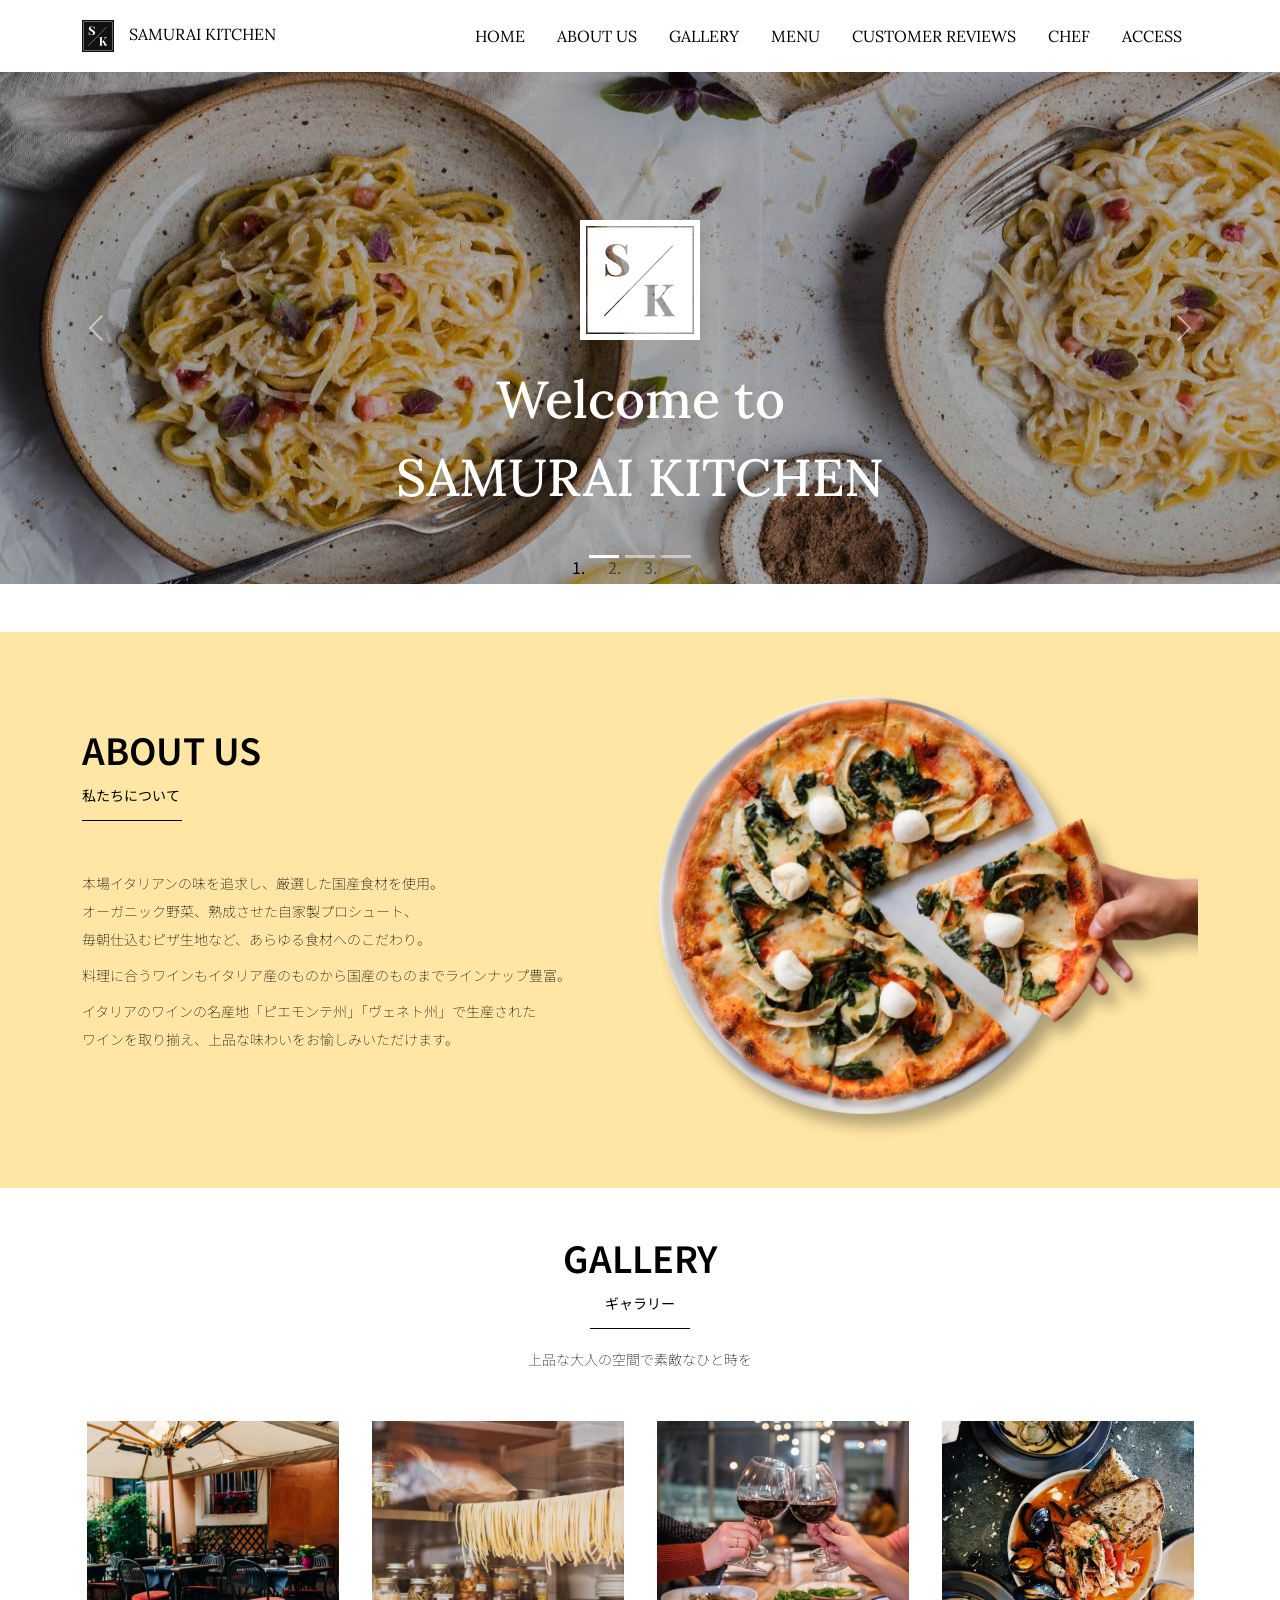
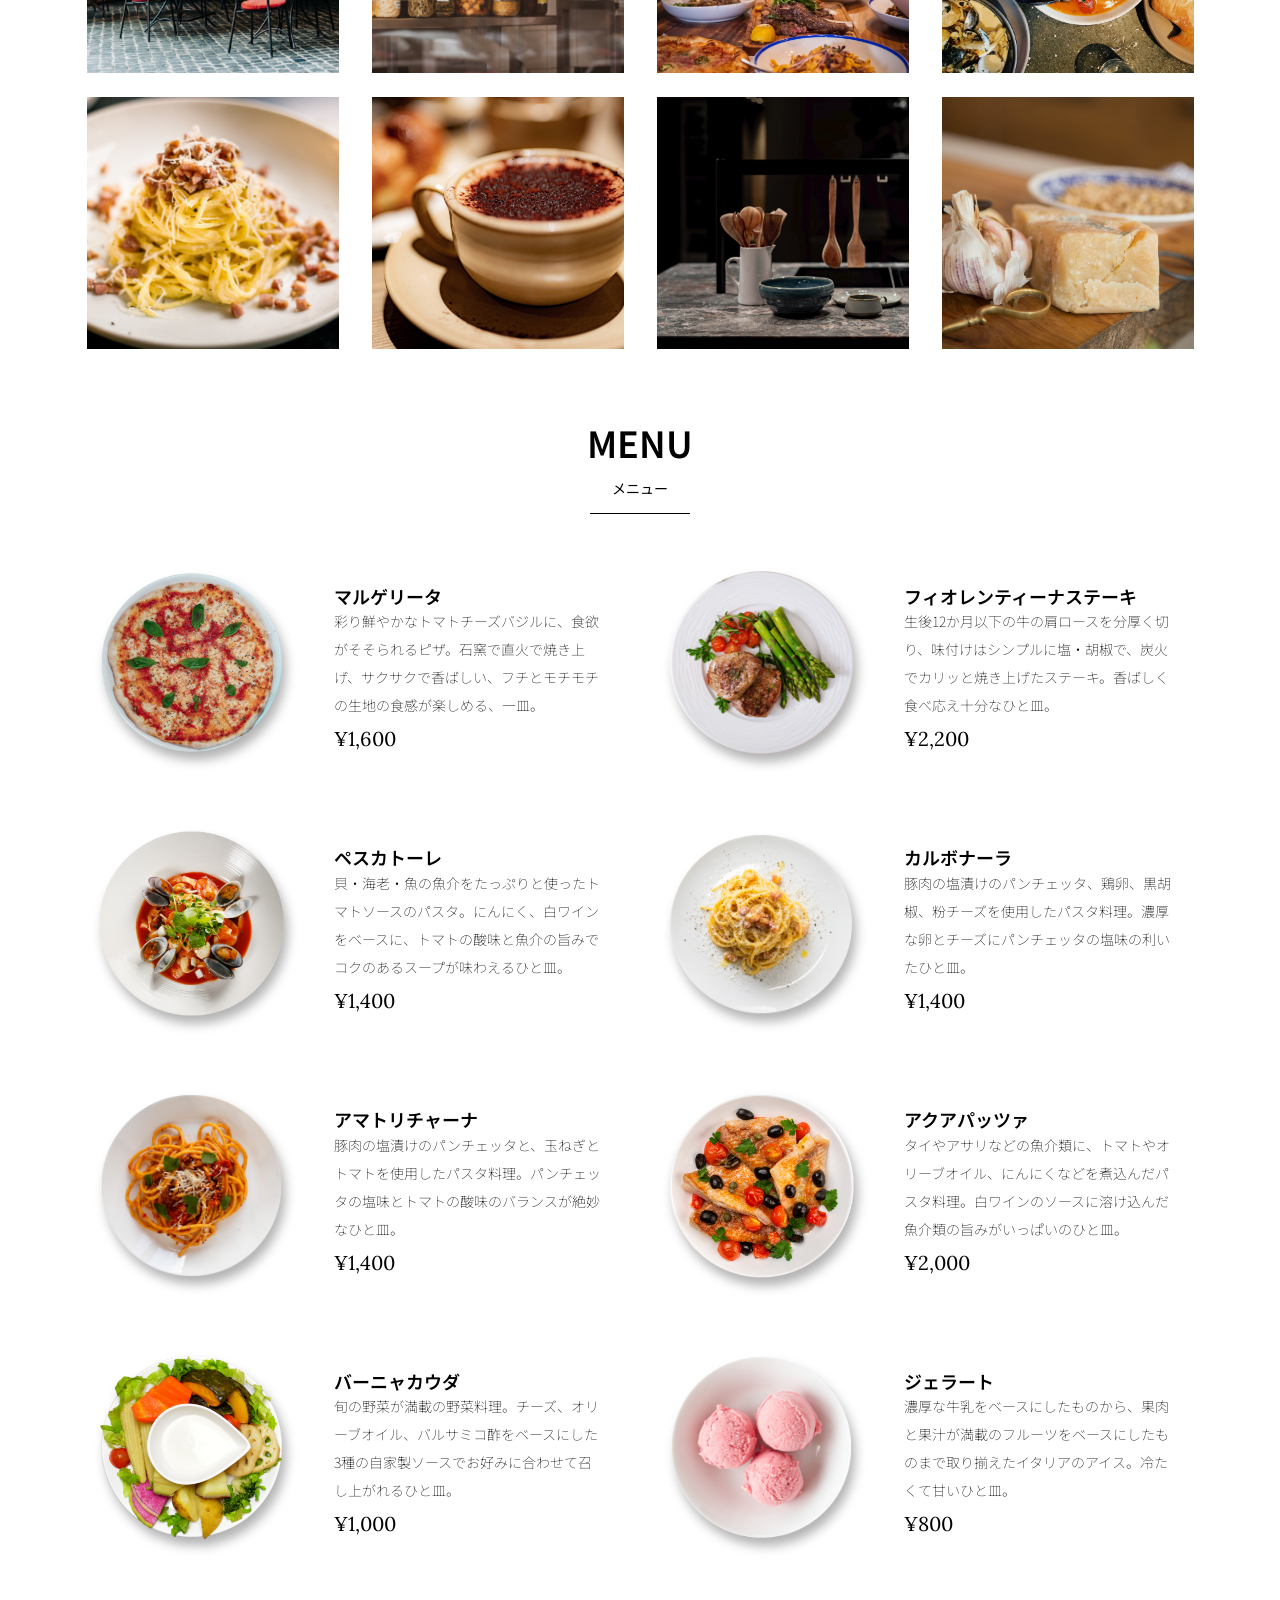
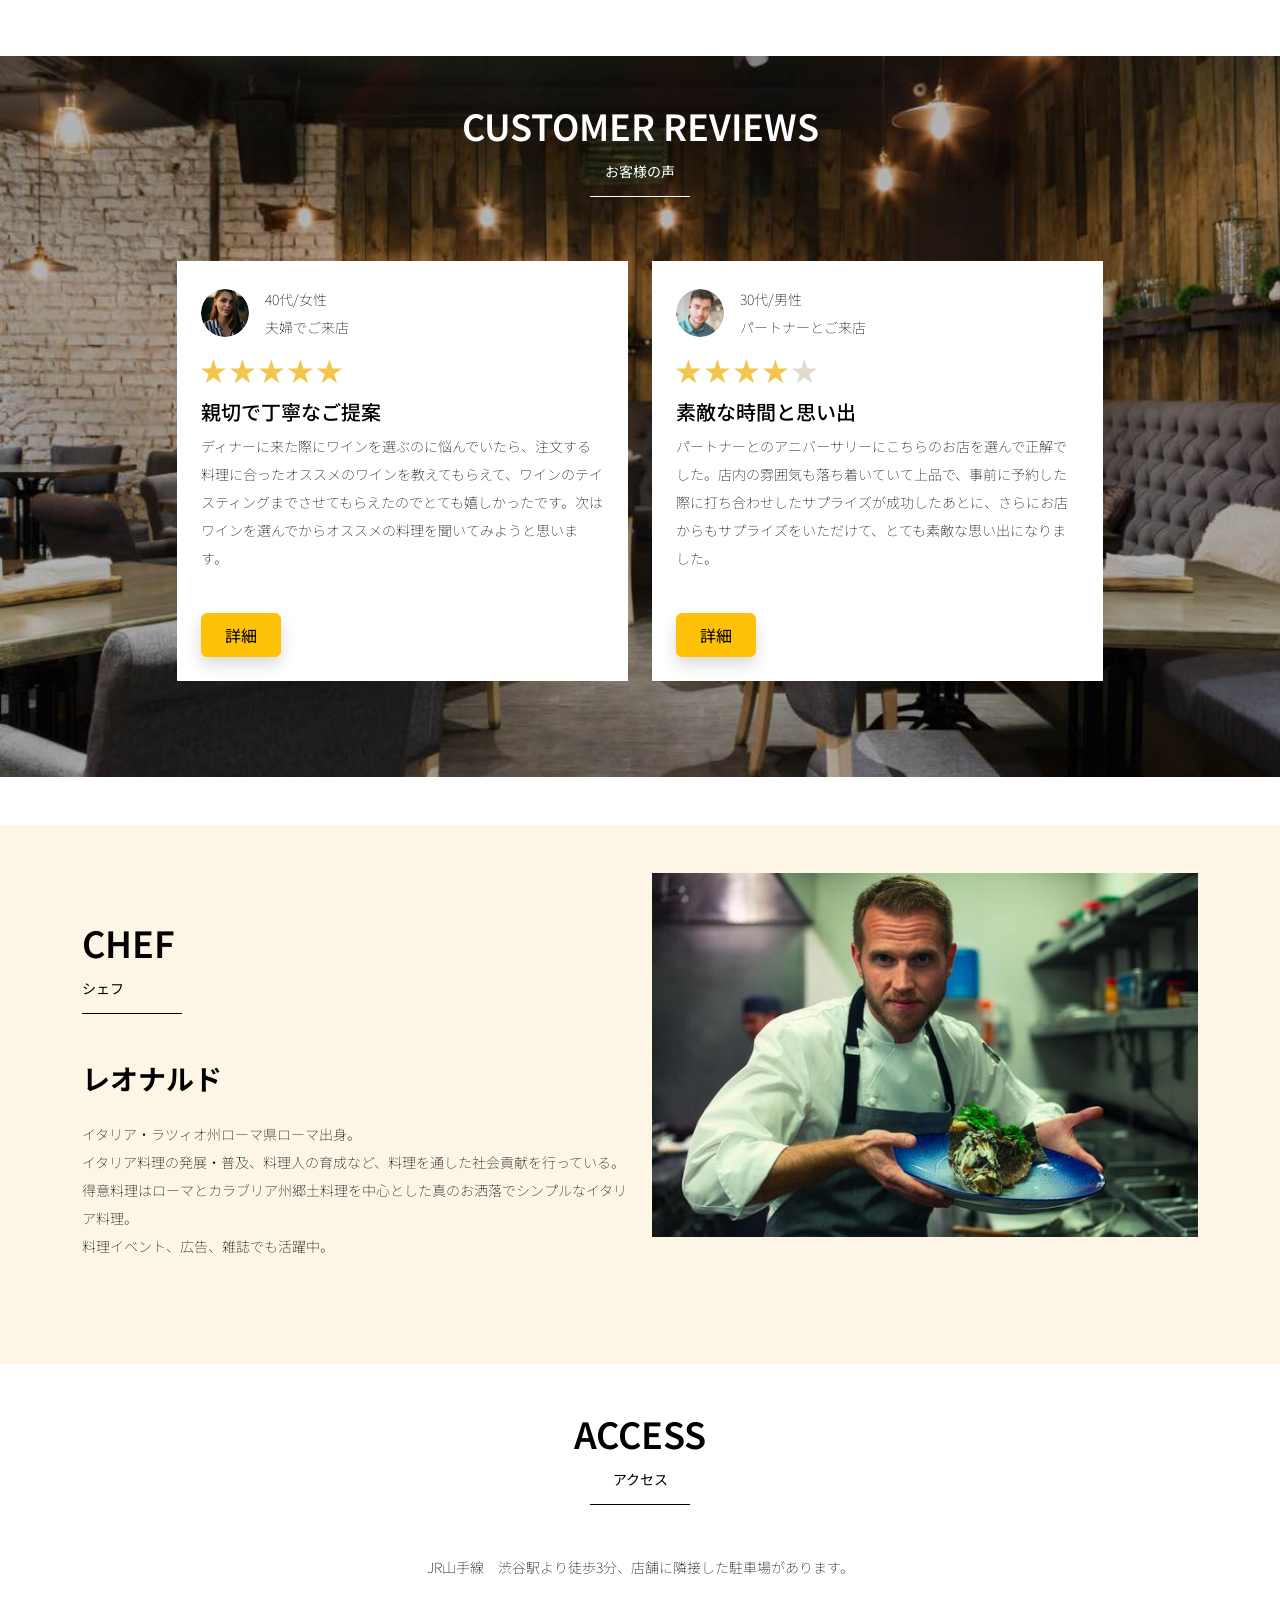
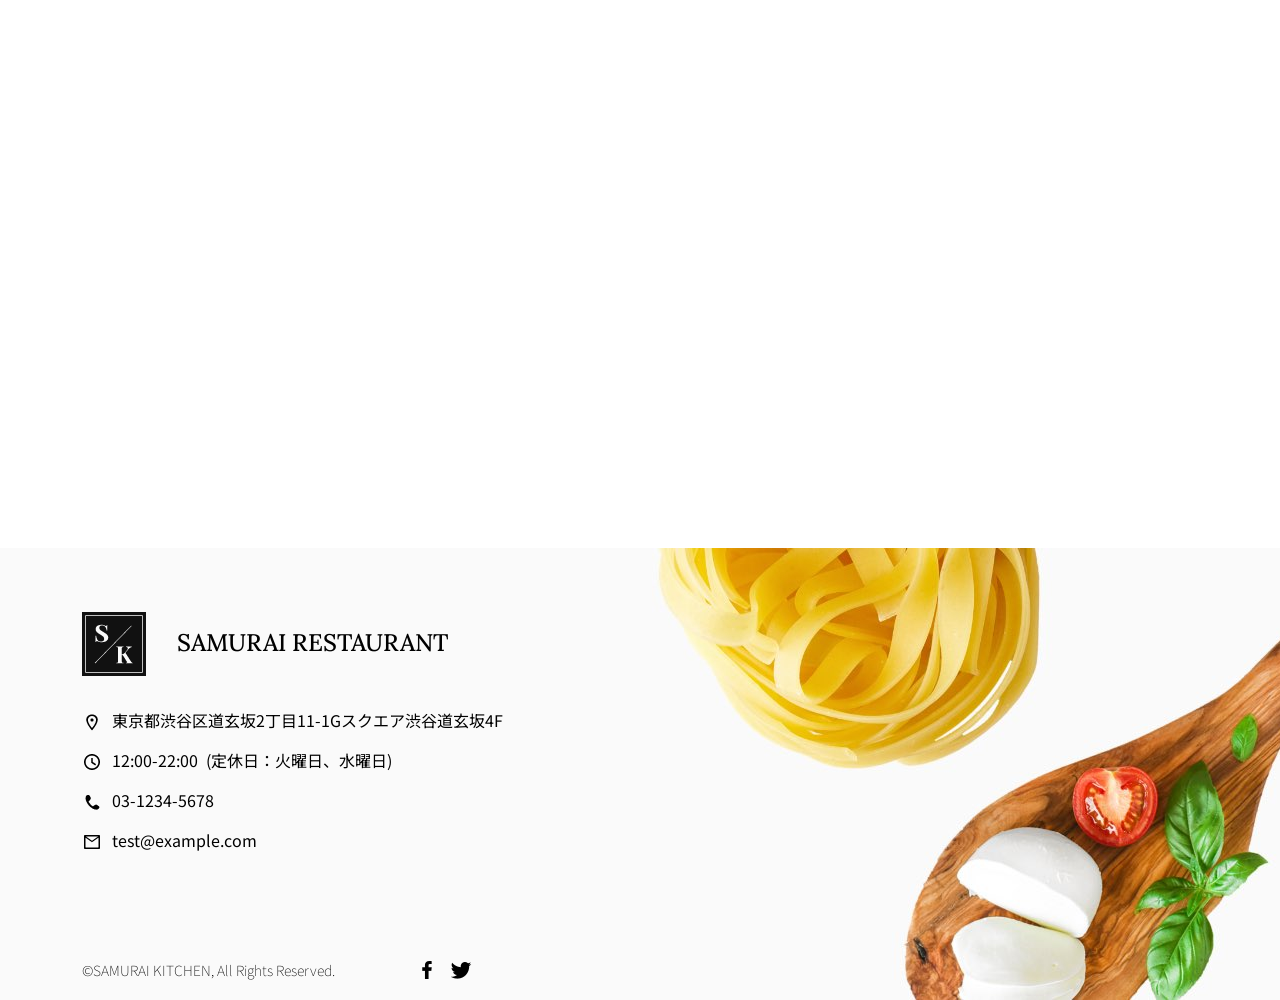
<file: kadai_015/index.html>
<!doctype html>
<html lang="ja">

<head>
  <meta charset="utf-8">
  <!-- マルチデバイス対応 -->
  <meta name="viewport" content="width=device-width, initial-scale=1">
  <meta name="description" content="">
  <meta name="author" content="SAMURAI ENGINEER">
  <title>SAMURAI XD_HTML教材</title>
  <!-- ************************************************ bootstrap.min.cssの読み込み -->
  <!-- BootstrapのCSSの読み込み -->
  <link href="https://cdn.jsdelivr.net/npm/bootstrap@5.0.0-beta1/dist/css/bootstrap.min.css" rel="stylesheet"
    integrity="sha384-giJF6kkoqNQ00vy+HMDP7azOuL0xtbfIcaT9wjKHr8RbDVddVHyTfAAsrekwKmP1" crossorigin="anonymous">
  <!-- ************************************************ bootstrap.bundle.min.jsの読み込み -->
  <!-- BootstrapのJavaScriptライブラリの読み込み（defer属性をつけることでHTMLが読み込まれた後にjsファイルが読み込まれる） -->
  <script src="https://cdn.jsdelivr.net/npm/bootstrap@5.0.0-beta1/dist/js/bootstrap.bundle.min.js"
    integrity="sha384-ygbV9kiqUc6oa4msXn9868pTtWMgiQaeYH7/t7LECLbyPA2x65Kgf80OJFdroafW" crossorigin="anonymous" defer>
  </script>

  <!-- ************************************************ Google Font読み込み -->
  <link rel="preconnect" href="https://fonts.gstatic.com">
  <link href="https://fonts.googleapis.com/css2?family=Lora&display=swap" rel="stylesheet">
  <link href="https://fonts.googleapis.com/css2?family=Noto+Sans+JP:wght@300&display=swap" rel="stylesheet">
  <!-- ************************************************ Font Awesome -->
  <link rel="stylesheet" href="https://use.fontawesome.com/releases/v5.1.0/css/all.css"
    integrity="sha384-lKuwvrZot6UHsBSfcMvOkWwlCMgc0TaWr+30HWe3a4ltaBwTZhyTEggF5tJv8tbt" crossorigin="anonymous">
  <!-- ************************************************今回作成する styles.cssの読み込み -->
  <link href="stylesheet/style.css" rel="stylesheet">
  <!-- ************************************************  -->
</head>

<body>
  <main>
    <!-- ************************************************ ナビゲーションバー開始 -->
   <nav class="navbar navbar-expand-lg">
     <div class="container">
       <a class="navbar-brand my_navbar_brand">
         <img class="img-fluid navbar_brand_logo" src="img/site_logo.png" alt="サイトアイコン"><span>SAMURAI KITCHEN</span>
       </a>
       <div class="navbar-toggler hamburger_menu" data-bs-toggle="collapse" data-bs-target="#navbarNav"
         　aria-controls="navbarNav" aria-expanded="false" aria-label="Toggle navigation">
         <input type="checkbox" id="hamburger_btn_check">
         <label for="hamburger_btn_check" class="hamburger_btn">
           <img class="btn_open" src="img/button_open.png" alt="ナビゲーションバーのボタン">
           <img class="btn_close" src="img/button_close.png" alt="ナビゲーションバーのボタン">
         </label>
       </div>
       <div class="collapse navbar-collapse justify-content-end" id="navbarNav">
         <ul class="navbar-nav">
           <li class="nav-item px-2">
             <a class="nav-link my_nav_link my-2" aria-current="page" href="#">HOME</a>
           </li>

           <li class="nav-item px-2">
             <a class="nav-link my_nav_link my-2" href="#about">ABOUT US</a>
           </li>

           <li class="nav-item px-2">
             <a class="nav-link my_nav_link my-2" href="#gallery">GALLERY</a>
           </li>

           <li class="nav-item px-2">
             <a class="nav-link my_nav_link my-2" href="#menu">MENU</a>
           </li>

           <li class="nav-item px-2">
             <a class="nav-link my_nav_link my-2" href="#review">CUSTOMER REVIEWS</a>
           </li>

           <li class="nav-item px-2">
             <a class="nav-link my_nav_link my-2" href="#chef">CHEF</a>
           </li>

           <li class="nav-item px-2">
             <a class="nav-link my_nav_link my-2" href="#access">ACCESS</a>
           </li>
             
         </ul>
       </div>
     </div>
   </nav>
    <!-- ************************************************ ナビゲーションバー終了 -->

    <!-- ************************************************ カルーセル開始 -->
    <div id="myCarousel" class="carousel slide mb-5" data-bs-ride="carousel">
      <ol class="carousel-indicators">
        <li data-bs-target="#myCarousel" data-bs-slide-to="0" class="active"></li>
        <li data-bs-target="#myCarousel" data-bs-slide-to="1"></li>
        <li data-bs-target="#myCarousel" data-bs-slide-to="2"></li>
      </ol>
      <div class="carousel-inner">
        <div class="carousel-item active">
          <img src="img/slider-1.jpg" alt="SAMURAI KITCHEN-1">
          <div class="carousel-caption">
            <h1 class="my_carousel_caption">
              Welcome to<br>
              SAMURAI KITCHEN
            </h1>
          </div>
        </div>
     
        <div class="carousel-item">
          <img src="img/slider-2.jpg" alt="サンプル画像">
          <div class="carousel-caption">
            <h1 class="my_carousel_caption">
            The fabulous combination of&nbsp;wine&nbsp;and&nbsp;food
            </h1>
          </div>
        </div>

        <div class="carousel-item">
          <img src="img/slider-3.jpg" alt="サンプル画像">
          <div class="carousel-caption">
            <h1 class="my_carousel_caption">Get the Italian taste<br>
              at the SAMURAI&nbsp;KITCHEN
            </h1>
          </div>
        </div>
      </div>

      <a class="carousel-control-prev" href="#myCarousel" role="button" data-bs-slide="prev">
        <span class="carousel-control-prev-icon" aria-hidden="true"></span>
        <span class="visually-hidden">Previous</span>
      </a>

      <a class="carousel-control-next" href="#myCarousel" role="button" data-bs-slide="next">
        <span class="carousel-control-next-icon" aria-hidden="true"></span>
        <span class="visually-hidden">Next</span>
      </a>
    </div>
    <!-- ************************************************ カルーセル終了 -->

    <!-- ************************************************ アバウトセクション開始 -->
    <section class="about_us_bg" id="about">
      <div class="container py-5 mb-5">
        <div class="row">
          <div class="col-lg-6 text-left">
            <div class="py-5">
              <h2 class="section_title about mb-5">
                ABOUT US
              </h2>
              <p class="mb-2">
                本場イタリアンの味を追求し、厳選した国産食材を使用。<br>
                オーガニック野菜、熟成させた自家製プロシュート、<br>
                毎朝仕込むピザ生地など、あらゆる食材へのこだわり。<br>
              </p>
              <p class="mb-2">
                料理に合うワインもイタリア産のものから国産のものまでラインナップ豊富。<br>
              </p>
              <p class="mb-2">
                イタリアのワインの名産地「ピエモンテ州」「ヴェネト州」で生産された<br>
                ワインを取り揃え、上品な味わいをお愉しみいただけます。<br>
              </p>
            </div>
          </div>
          <div class="col-lg-6">
            <img src="img/img-about-us.png" class="img-fluid" alt="pizza">
          </div>
        </div>
      </div>
    </section>
    <!-- ************************************************ アバウトセクション終了 -->

    <!-- ************************************************ ギャラリーセクション開始 -->
    <section id="gallery">
      <div class="container mb-5">
        <h2 class="mb-3 section_title gallery text-center">GALLERY</h2>
        <p class="text-center mb-5">
          上品な大人の空間で素敵なひと時を
        </p>

        <div class="row">
          <div class="col-6 col-lg-3 mb-4 d-flex justify-content-center">
            <img class="img-fluid" src="img/gallery-1.jpg" alt="サンプル画像">
          </div>

          <div class="col-6 col-lg-3 mb-4 d-flex justify-content-center">
            <img class="img-fluid" src="img/gallery-2.jpg" alt="サンプル画像">
          </div>

          <div class="col-6 col-lg-3 mb-4 d-flex justify-content-center">
            <img class="img-fluid" src="img/gallery-3.jpg" alt="サンプル画像">
          </div>

          <div class="col-6 col-lg-3 mb-4 d-flex justify-content-center">
            <img class="img-fluid" src="img/gallery-4.jpg" alt="サンプル画像">
          </div>

          <div class="col-6 col-lg-3 mb-4 d-flex justify-content-center">
            <img class="img-fluid" src="img/gallery-5.jpg" alt="サンプル画像">
          </div>

          <div class="col-6 col-lg-3 mb-4 d-flex justify-content-center">
            <img class="img-fluid" src="img/gallery-6.jpg" alt="サンプル画像">
          </div>

          <div class="col-6 col-lg-3 mb-4 d-flex justify-content-center">
            <img class="img-fluid" src="img/gallery-7.jpg" alt="サンプル画像">
          </div>

          <div class="col-6 col-lg-3 mb-4 d-flex justify-content-center">
            <img class="img-fluid" src="img/gallery-8.jpg" alt="サンプル画像">
          </div>
        </div>
      </div>
    </section>
    <!-- ************************************************ ギャラリーセクション終了 -->

    <!-- ************************************************ メニューセクション -->
    <section id="menu">
      <div class="container">
        <div class="row">
          <div class="col-lg-12">
            <h2 class="section_title menu text-center mb-5">MENU</h2>
          </div>
        </div>
      </div>
      <div class="container mb-5">
        <div class="row">

          <div class="col-12 col-lg-6">
            <div class="row g-0 mb-4">
              <div class="col-12 col-lg-5 text-center">
                <img src="img/margherita.png" class="img-fluid" alt="マルゲリータ">
              </div>
              <div class="col-12 col-lg-7 p-4">
                <h4 class="mb-0 menu_title">マルゲリータ</h4>
                <p class="my-auto">彩り鮮やかなトマトチーズバジルに、食欲がそそられるピザ。石窯で直火で焼き上げ、サクサクで香ばしい、フチとモチモチの生地の食感が楽しめる、一皿。</p>
                <p class="menu_price">¥1,600</p>
              </div>
            </div>
          </div>

          <div class="col-12 col-lg-6">
            <div class="row g-0 mb-4">
              <div class="col-12 col-lg-5 text-center">
                <img src="img/steak.png" class="img-fluid" alt="フィオレンティーナステーキ">
              </div>
              <div class="col-12 col-lg-7 p-4">
                <h4 class="mb-0 menu_title">フィオレンティーナステーキ</h4>
                <p class="my-auto">生後12か月以下の牛の肩ロースを分厚く切り、味付けはシンプルに塩・胡椒で、炭火でカリッと焼き上げたステーキ。香ばしく食べ応え十分なひと皿。</p>
                <p class="menu_price">¥2,200</p>
              </div>
            </div>
          </div>

          <div class="col-12 col-lg-6">
            <div class="row g-0 mb-4">
              <div class="col-12 col-lg-5 text-center">
                <img src="img/pescatore.png" class="img-fluid" alt="ペスカトーレ">
              </div>
              <div class="col-12 col-lg-7 p-4">
                <h4 class="mb-0 menu_title">ペスカトーレ</h4>
                <p class="my-auto">貝・海老・魚の魚介をたっぷりと使ったトマトソースのパスタ。にんにく、白ワインをベースに、トマトの酸味と魚介の旨みでコクのあるスープが味わえるひと皿。</p>
                <p class="menu_price">¥1,400</p>
              </div>
            </div>
          </div>

          <div class="col-12 col-lg-6">
            <div class="row g-0 mb-4">
              <div class="col-12 col-lg-5 text-center">
                <img src="img/carbonara.png" class="img-fluid" alt="カルボナーラ">
              </div>
              <div class="col-12 col-lg-7 p-4">
                <h4 class="mb-0 menu_title">カルボナーラ</h4>
                <p class="my-auto">豚肉の塩漬けのパンチェッタ、鶏卵、黒胡椒、粉チーズを使用したパスタ料理。濃厚な卵とチーズにパンチェッタの塩味の利いたひと皿。</p>
                <p class="menu_price">¥1,400</p>
              </div>
            </div>
          </div>

          <div class="col-12 col-lg-6">
            <div class="row g-0 mb-4">
              <div class="col-12 col-lg-5 text-center">
                <img src="img/amatriciana.png" class="img-fluid" alt="アマトリチャーナ">
              </div>
              <div class="col-12 col-lg-7 p-4">
                <h4 class="mb-0 menu_title">アマトリチャーナ</h4>
                <p class="my-auto">豚肉の塩漬けのパンチェッタと、玉ねぎとトマトを使用したパスタ料理。パンチェッタの塩味とトマトの酸味のバランスが絶妙なひと皿。</p>
                <p class="menu_price">¥1,400</p>
              </div>
            </div>
          </div>

          <div class="col-12 col-lg-6">
            <div class="row g-0 mb-4">
              <div class="col-12 col-lg-5 text-center">
                <img src="img/acqua-pazza.png" class="img-fluid" alt="アクアパッツァ">
              </div>
              <div class="col-12 col-lg-7 p-4">
                <h4 class="mb-0 menu_title">アクアパッツァ</h4>
                <p class="my-auto">タイやアサリなどの魚介類に、トマトやオリーブオイル、にんにくなどを煮込んだパスタ料理。白ワインのソースに溶け込んだ魚介類の旨みがいっぱいのひと皿。</p>
                <p class="menu_price">¥2,000</p>
              </div>
            </div>
          </div>

          <div class="col-12 col-lg-6">
            <div class="row g-0 mb-4">
              <div class="col-12 col-lg-5 text-center">
                <img src="img/bagna-cauda.png" class="img-fluid" alt="バーニャカウダ">
              </div>
              <div class="col-12 col-lg-7 p-4">
                <h4 class="mb-0 menu_title">バーニャカウダ</h4>
                <p class="my-auto">旬の野菜が満載の野菜料理。チーズ、オリーブオイル、バルサミコ酢をベースにした3種の自家製ソースでお好みに合わせて召し上がれるひと皿。</p>
                <p class="menu_price">¥1,000</p>
              </div>
            </div>
          </div>

          <div class="col-12 col-lg-6">
            <div class="row g-0 mb-4">
              <div class="col-12 col-lg-5 text-center">
                <img src="img/gelato.png" class="img-fluid" alt="ジェラート">
              </div>
              <div class="col-12 col-lg-7 p-4">
                <h4 class="mb-0 menu_title">ジェラート</h4>
                <p class="my-auto">濃厚な牛乳をベースにしたものから、果肉と果汁が満載のフルーツをベースにしたものまで取り揃えたイタリアのアイス。冷たくて甘いひと皿。</p>
                <p class="menu_price">¥800</p>
              </div>
            </div>
          </div>

        </div>
      </div>
    </section>
    <!-- ************************************************ メニューセクション終了 -->

    <!-- ************************************************ レビューセクション開始 -->
    <section id="review">
      <div class="review_wrapper">
        <div class="container py-5 mb-5">
          <div class="text-center mb-5">
            <h2 class="section_title review text-center text-white">CUSTOMER REVIEWS</h2>
          </div>

          <div class="row pb-5 justify-content-center">

            <div class="col-12 col-lg-5 mt-3">
              <div class="bg-white h_420">
                <div class="p-4">
                  <div class="d-flex align-items-center">
                    <img src="img/customer-woman.png" class="reviewer_img" alt="サンプル画像">
                    <div>
                      <p class="my-0">40代/女性</p>
                      <p class="my-0">夫婦でご来店</p>
                    </div>
                  </div>
                  <div class="my-3">
                    <img src="img/star-point.png" class="star_img" alt="star">
                    <img src="img/star-point.png" class="star_img" alt="star">
                    <img src="img/star-point.png" class="star_img" alt="star">
                    <img src="img/star-point.png" class="star_img" alt="star">
                    <img src="img/star-point.png" class="star_img" alt="star">
                  </div>
                  <h5>親切で丁寧なご提案</h5>
                  <p>
                    ディナーに来た際にワインを選ぶのに悩んでいたら、注文する料理に合ったオススメのワインを教えてもらえて、ワインのテイスティングまでさせてもらえたのでとても嬉しかったです。次はワインを選んでからオススメの料理を聞いてみようと思います。
                  </p>
                  <button type="button" class="btn btn-warning shadow fix_bottom">詳細</button>
                </div>
              </div>
            </div>

            <div class="col-12 col-lg-5 mt-3">
              <div class="bg-white h_420">
                <div class="p-4">
                  <div class="d-flex align-items-center">
                    <img src="img/customer-man.png" class="reviewer_img" alt="サンプル画像">
                    <div>
                      <p class="my-0">30代/男性</p>
                      <p class="my-0">パートナーとご来店</p>
                    </div>
                  </div>
                  <div class="my-3">
                    <img src="img/star-point.png" class="star_img" alt="star">
                    <img src="img/star-point.png" class="star_img" alt="star">
                    <img src="img/star-point.png" class="star_img" alt="star">
                    <img src="img/star-point.png" class="star_img" alt="star">
                    <img src="img/star-no-point.png" class="star_img" alt="no-star">
                  </div>
                  <h5>素敵な時間と思い出</h5>
                  <p>
                    パートナーとのアニバーサリーにこちらのお店を選んで正解でした。店内の雰囲気も落ち着いていて上品で、事前に予約した際に打ち合わせしたサプライズが成功したあとに、さらにお店からもサプライズをいただけて、とても素敵な思い出になりました。
                  </p>
                  <button type="button" class="btn btn-warning shadow fix_bottom">詳細</button>
                </div>
              </div>
            </div>
          </div>
        </div>
      </div>
    </section>   
    <!-- ************************************************ レビューセクション終了 -->
    
    <!-- ************************************************ シェフセクション開始 -->
    <section class="chef_bg" id="chef">
      <div class="container py-5 mb-5">
        <div class="row">
          <div class="col-lg-6 text-left">
            <div class="py-5">
              <h2 class="section_title chef mb-5">
                CHEF
              </h2>
              <h3 class="chef_name mb-4">レオナルド</h3>
              <p class="mb-2">
                イタリア・ラツィオ州ローマ県ローマ出身。<br>
                イタリア料理の発展・普及、料理人の育成など、料理を通した社会貢献を行っている。<br>
                得意料理はローマとカラブリア州郷土料理を中心とした真のお洒落でシンプルなイタリア料理。<br>
                料理イベント、広告、雑誌でも活躍中。
              </p>
            </div>
          </div>
          <div class="col-lg-6">
            <img src="img/chef.jpg" class="img-fluid" alt="chef">
          </div>
        </div>
      </div>
    </section>
    <!-- ************************************************ シェフセクション終了 -->

    <!-- ************************************************ アクセスセクション開始 -->
    <section id="access">

      <div class="container">
        <div class="row">
          <div class="col-lg-12 text-center mb-5">
            <h2 class="section_title text-center access mb-5">ACCESS</h2>
            <p>JR山手線　渋谷駅より徒歩3分、店舗に隣接した駐車場があります。</p>
          </div>
        </div>
      </div>

      <div class="container mb-5 px-2">
        <iframe 
          src="https://www.google.com/maps/embed?pb=!1m18!1m12!1m3!1d3241.280497382697!2d139.7469133741355!3d35.67009473058842!2m3!1f0!2f0!3f0!3m2!1i1024!2i768!4f13.1!3m3!1m2!1s0x60188b602972bb83%3A0xa6b553df33a5bd04!2zU0FNVVJBSSBFTkdJTkVFUiDkvo3jgqjjg7Pjgrjjg4vjgqI!5e0!3m2!1sja!2sjp!4v1778560211030!5m2!1sja!2sjp" 
          class="w-100" style="height: 50vh;" loading="lazy"></iframe>
      </div>

    </section>
    <!-- ************************************************ アクセスセクション終了 -->


    <!-- ************************************************ フッター開始 -->
    <footer id="footer">
      <div class="container">
        <div class="row">

          <div class="col-12 col-lg-6 position-relative">

            <div class="row pt-5">
              <div class="col-lg-2 text-center my-3">
                <img class="img-fluid footer_brand_logo" src="img/site_logo.png" alt="サンプル画像">
              </div>

              <div class="col-lg-10 align-self-center my-3">
                <h2 class="m-0 footer_text">SAMURAI RESTAURANT</h2>
              </div>
            </div>

            <div class="restaurant_info py-3">
              <div class="d-flex mb-3">
                <img src="img/icon-Marker.png" alt="marker">
                <p class="p-0 m-0">東京都渋谷区道玄坂2丁目11-1Gスクエア渋谷道玄坂4F</p>
              </div>
              <div class="d-flex mb-3">
                <img src="img/icon-Clock.png" alt="clock">
                <p class="p-0 m-0">12:00-22:00&nbsp;&nbsp;(定休日：火曜日、水曜日)</p>
              </div>
              <div class="d-flex mb-3">
                <img src="img/icon-Phone.png" alt="phone">
                <p class="p-0 m-0">03-1234-5678</p>
              </div>
              <div class="d-flex mb-3">
                <img src="img/icon-Mail.png" alt="mail">
                <p class="p-0 m-0">test@example.com</p>
              </div>
            </div>

            <div class="copy_right align-items-center">
              <p>
                ©SAMURAI KITCHEN, All Rights Reserved.
              </p>
              <img src="img/icon-facebook.png" class="sns_img" alt="facebook">
              <img src="img/icon-twitter.png" class="sns_img" alt="twitter">
            </div>
          </div>

          <div class="col-12 col-lg-6 d-none d-lg-block">
            <img src="img/background-footer.jpg" alt="背景画像">
          </div>
        </div>
      </div>
    </footer>
    <!-- ************************************************ フッター終了 -->
  </main>
</body>

</html>
</file>
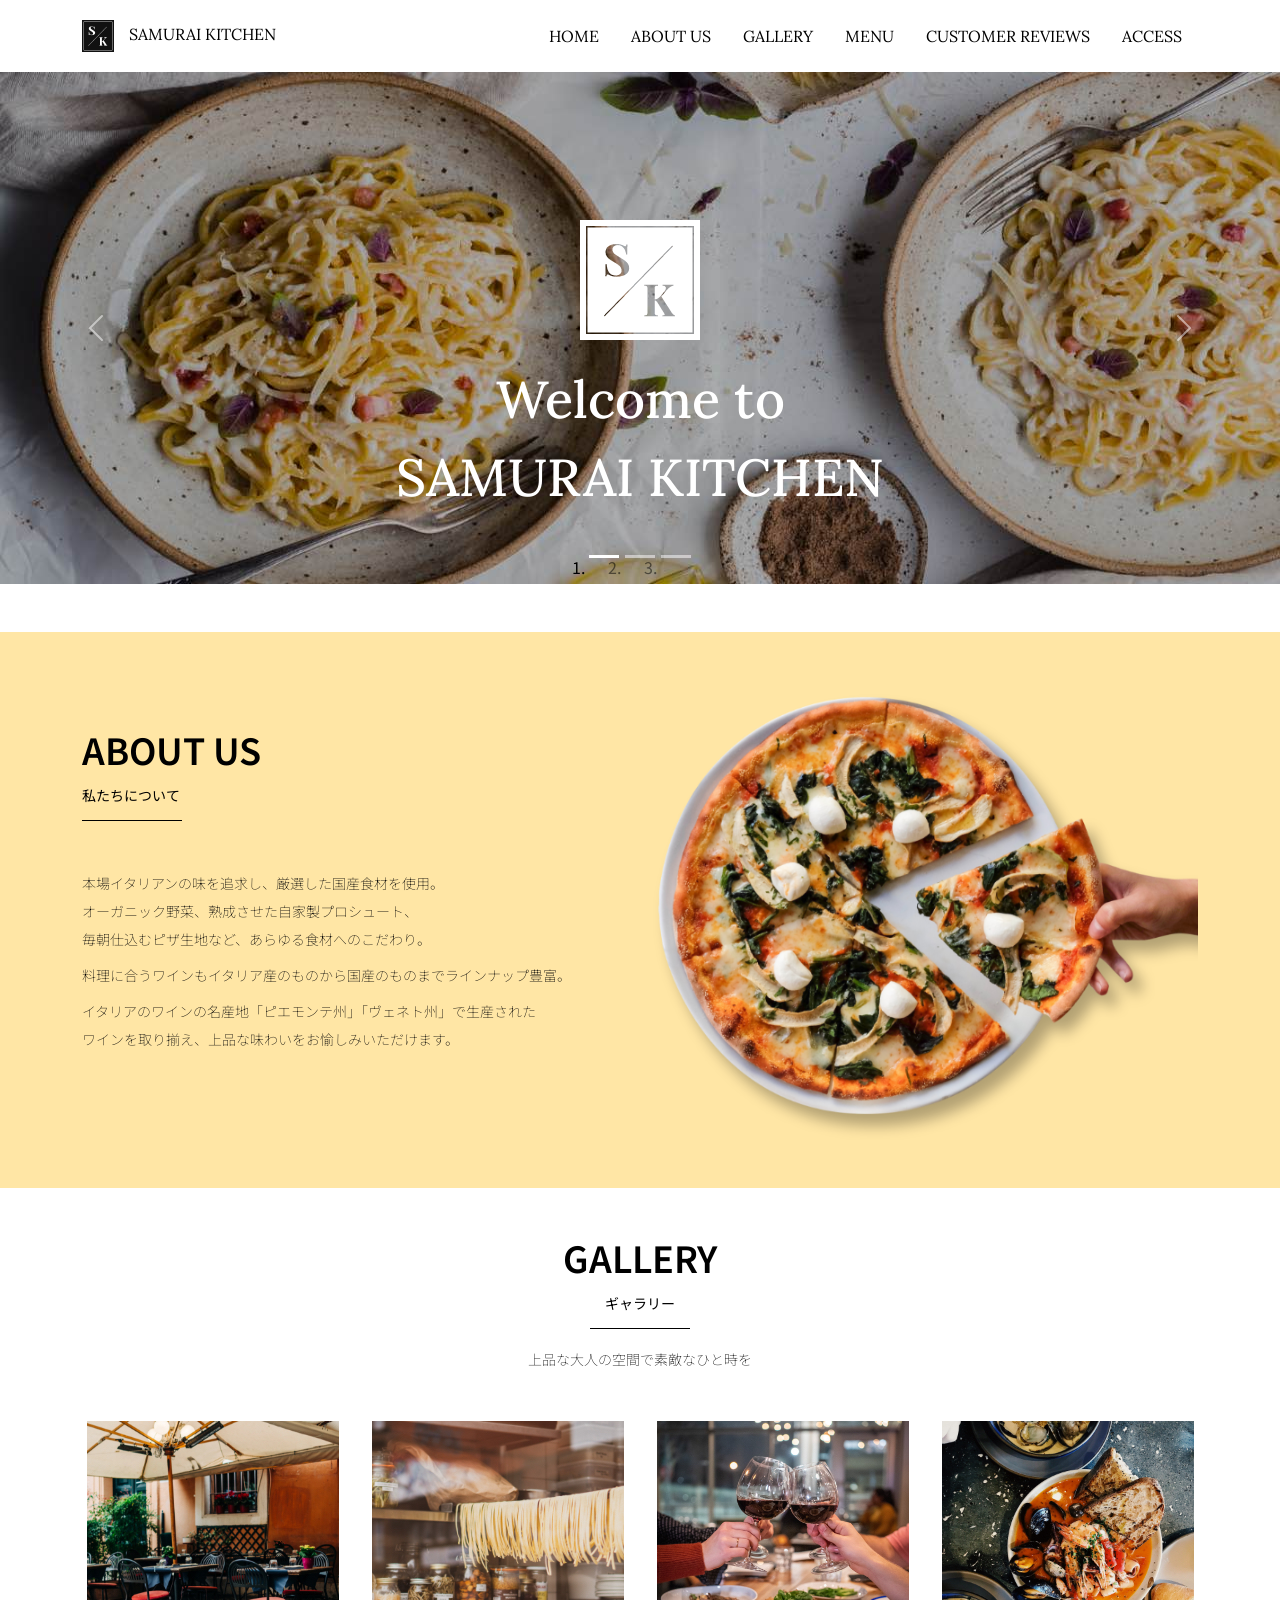
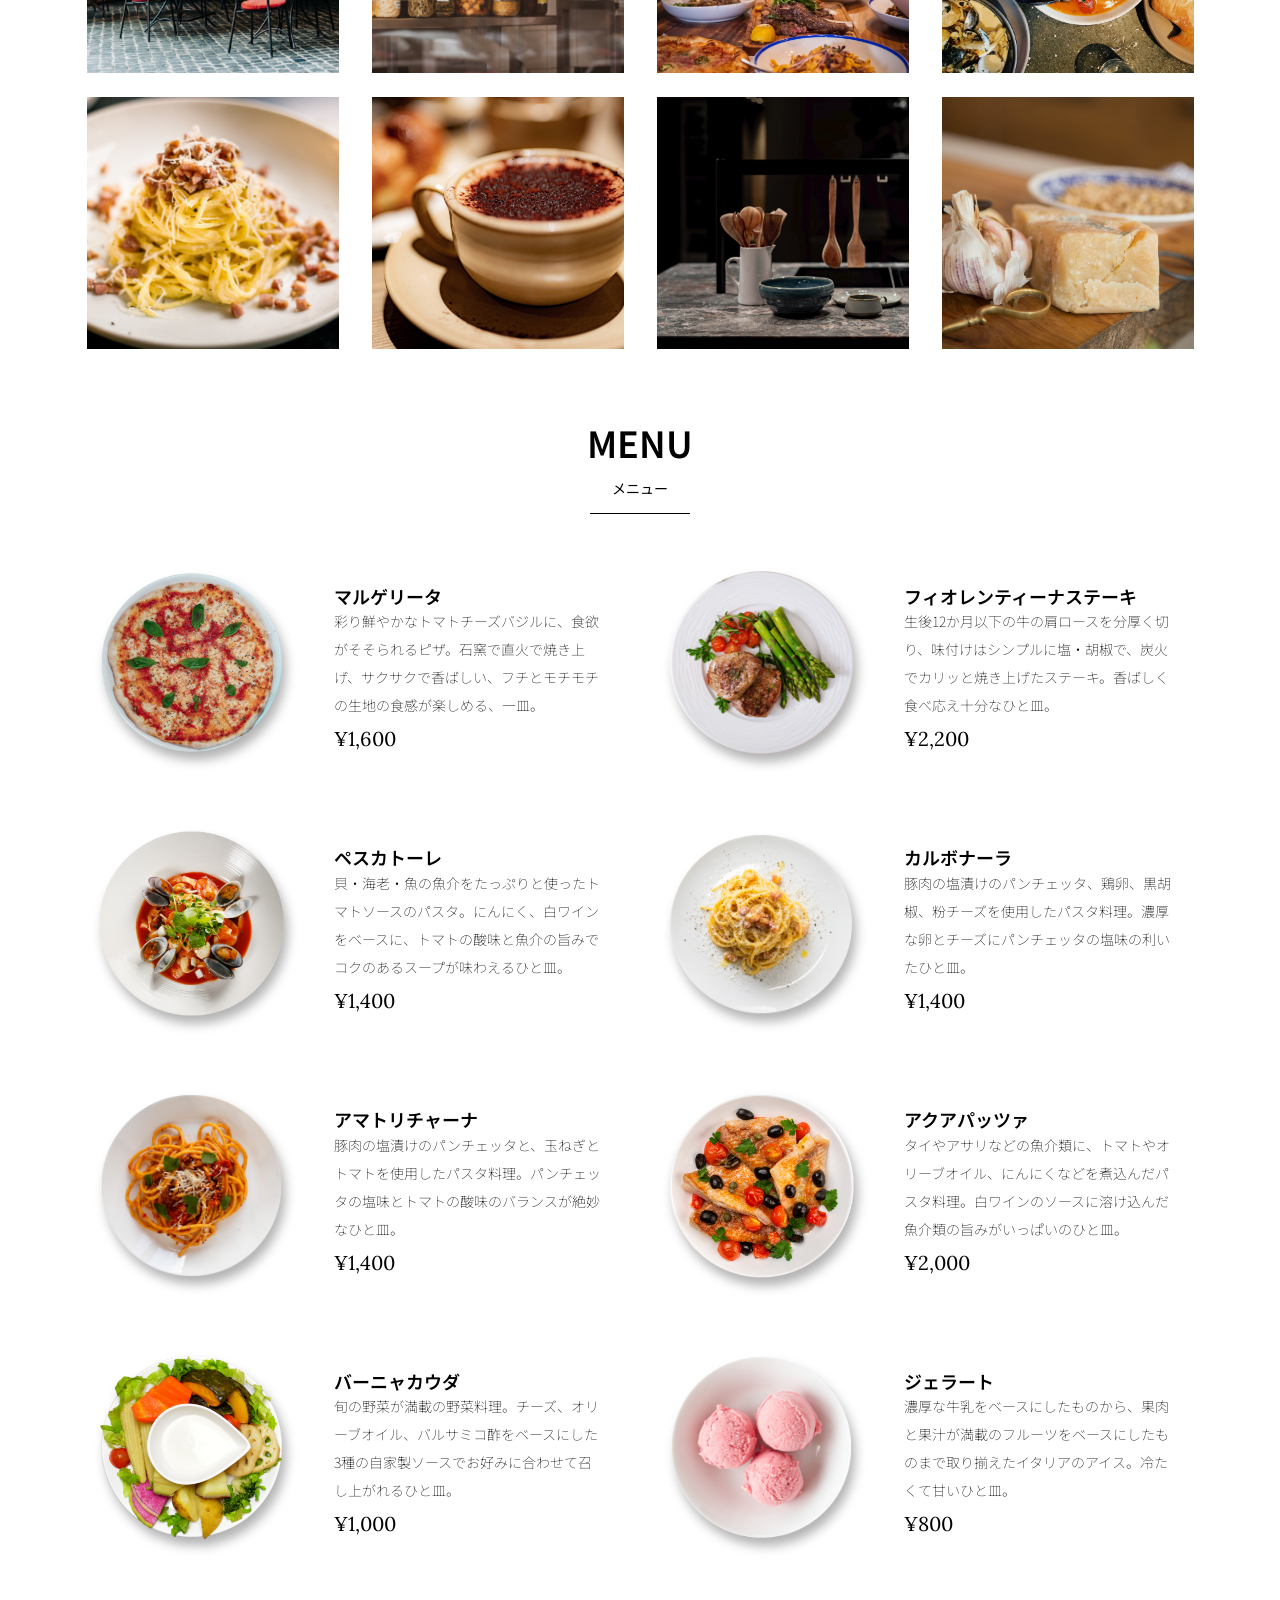
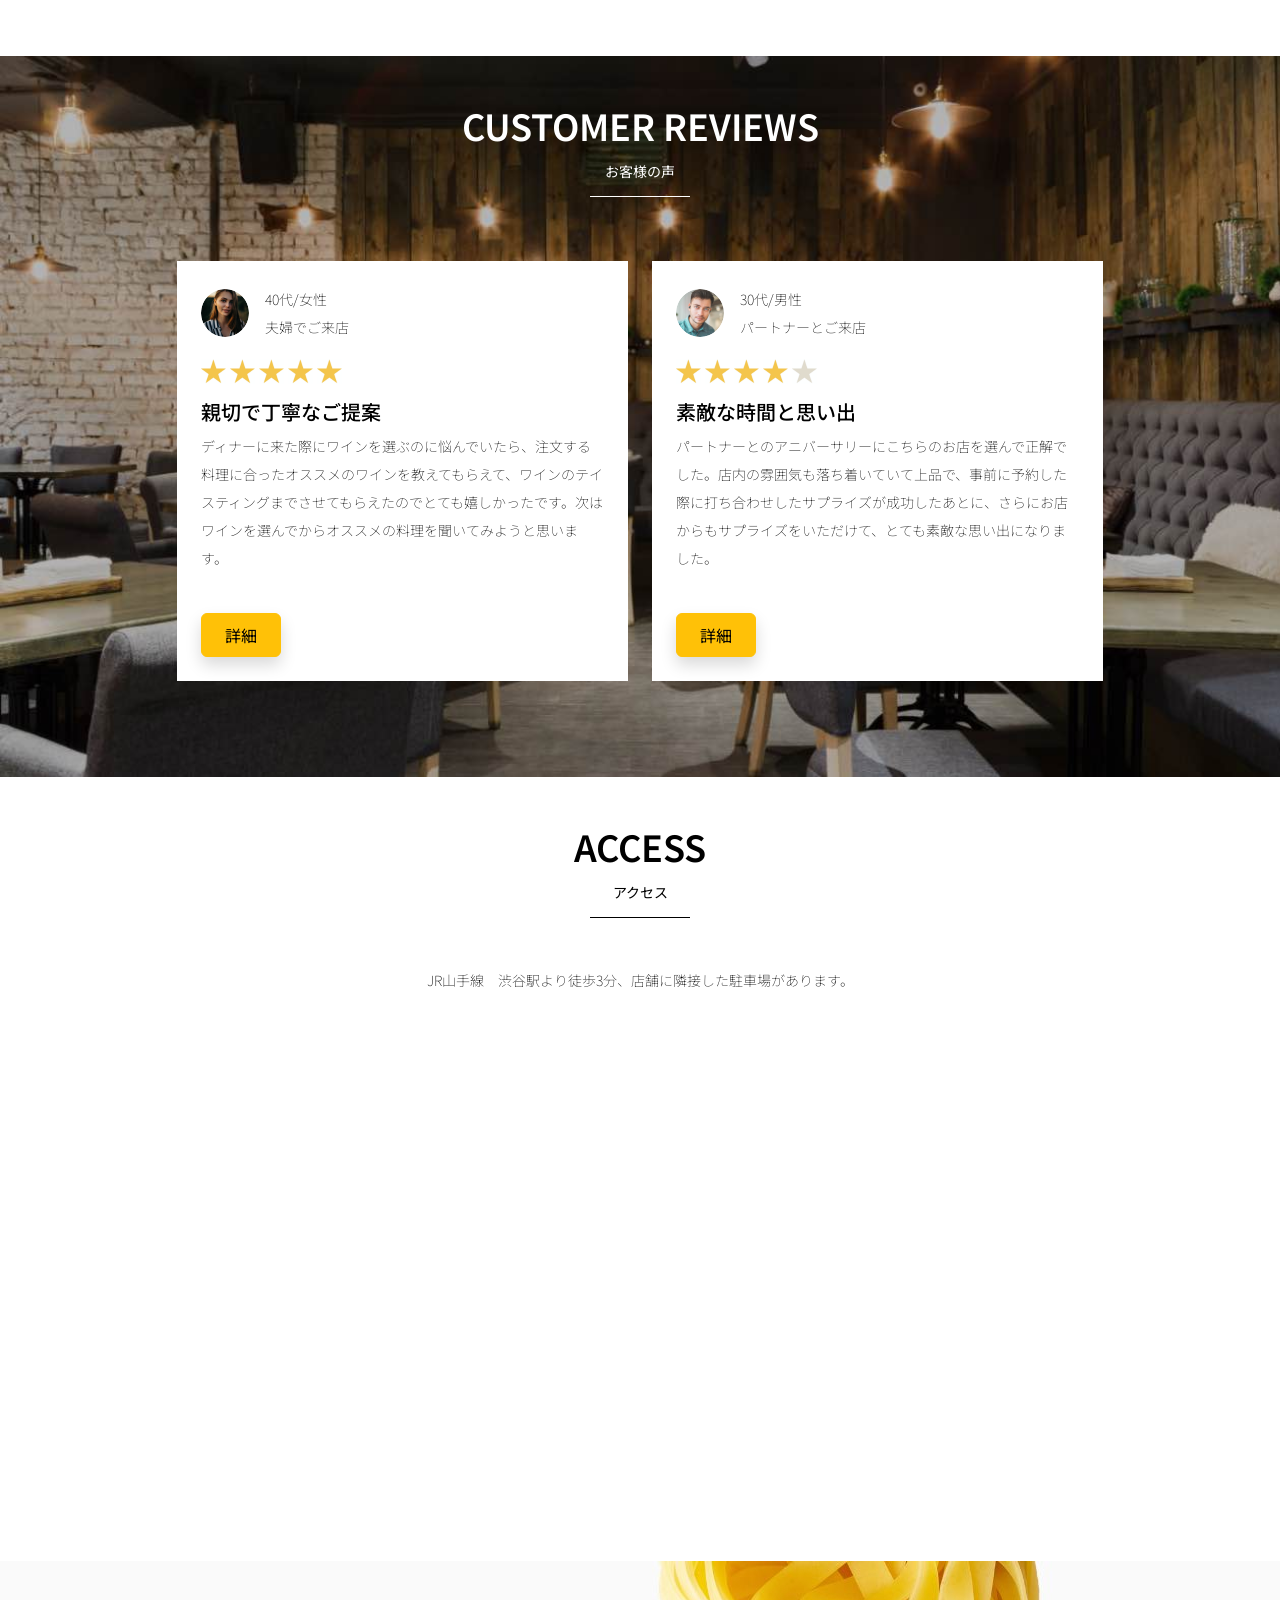
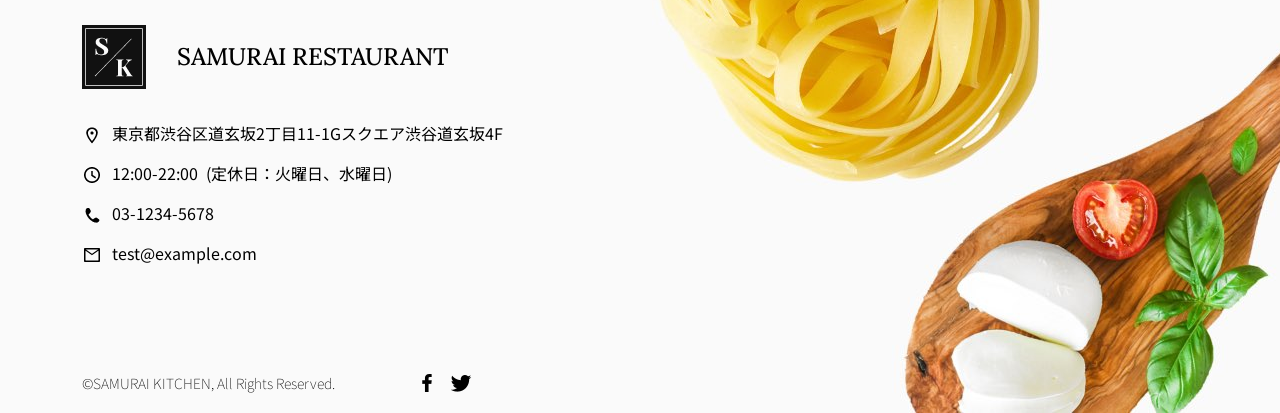
<file: kadai_tutorial_output/index.html>
<!doctype html>
<html lang="ja">

<head>
  <meta charset="utf-8">
  <!-- マルチデバイス対応 -->
  <meta name="viewport" content="width=device-width, initial-scale=1">
  <meta name="description" content="">
  <meta name="author" content="SAMURAI ENGINEER">
  <title>SAMURAI XD_HTML教材</title>
  <!-- ************************************************ bootstrap.min.cssの読み込み -->
  <!-- BootstrapのCSSの読み込み -->
  <link href="https://cdn.jsdelivr.net/npm/bootstrap@5.0.0-beta1/dist/css/bootstrap.min.css" rel="stylesheet"
    integrity="sha384-giJF6kkoqNQ00vy+HMDP7azOuL0xtbfIcaT9wjKHr8RbDVddVHyTfAAsrekwKmP1" crossorigin="anonymous">
  <!-- ************************************************ bootstrap.bundle.min.jsの読み込み -->
  <!-- BootstrapのJavaScriptライブラリの読み込み（defer属性をつけることでHTMLが読み込まれた後にjsファイルが読み込まれる） -->
  <script src="https://cdn.jsdelivr.net/npm/bootstrap@5.0.0-beta1/dist/js/bootstrap.bundle.min.js"
    integrity="sha384-ygbV9kiqUc6oa4msXn9868pTtWMgiQaeYH7/t7LECLbyPA2x65Kgf80OJFdroafW" crossorigin="anonymous" defer>
  </script>

  <!-- ************************************************ Google Font読み込み -->
  <link rel="preconnect" href="https://fonts.gstatic.com">
  <link href="https://fonts.googleapis.com/css2?family=Lora&display=swap" rel="stylesheet">
  <link href="https://fonts.googleapis.com/css2?family=Noto+Sans+JP:wght@300&display=swap" rel="stylesheet">
  <!-- ************************************************ Font Awesome -->
  <link rel="stylesheet" href="https://use.fontawesome.com/releases/v5.1.0/css/all.css"
    integrity="sha384-lKuwvrZot6UHsBSfcMvOkWwlCMgc0TaWr+30HWe3a4ltaBwTZhyTEggF5tJv8tbt" crossorigin="anonymous">
  <!-- ************************************************今回作成する styles.cssの読み込み -->
  <link href="stylesheet/style.css" rel="stylesheet">
  <!-- ************************************************  -->
</head>

<body>
  <main>
    <!-- ************************************************ ナビゲーションバー開始 -->
   <nav class="navbar navbar-expand-lg">
     <div class="container">
       <a class="navbar-brand my_navbar_brand">
         <img class="img-fluid navbar_brand_logo" src="img/site_logo.png" alt="サイトアイコン"><span>SAMURAI KITCHEN</span>
       </a>
       <div class="navbar-toggler hamburger_menu" data-bs-toggle="collapse" data-bs-target="#navbarNav"
         　aria-controls="navbarNav" aria-expanded="false" aria-label="Toggle navigation">
         <input type="checkbox" id="hamburger_btn_check">
         <label for="hamburger_btn_check" class="hamburger_btn">
           <img class="btn_open" src="img/button_open.png" alt="ナビゲーションバーのボタン">
           <img class="btn_close" src="img/button_close.png" alt="ナビゲーションバーのボタン">
         </label>
       </div>
       <div class="collapse navbar-collapse justify-content-end" id="navbarNav">
         <ul class="navbar-nav">
           <li class="nav-item px-2">
             <a class="nav-link my_nav_link my-2" aria-current="page" href="#">HOME</a>
           </li>

           <li class="nav-item px-2">
             <a class="nav-link my_nav_link my-2" href="#about">ABOUT US</a>
           </li>

           <li class="nav-item px-2">
             <a class="nav-link my_nav_link my-2" href="#gallery">GALLERY</a>
           </li>

           <li class="nav-item px-2">
             <a class="nav-link my_nav_link my-2" href="#menu">MENU</a>
           </li>

           <li class="nav-item px-2">
             <a class="nav-link my_nav_link my-2" href="#review">CUSTOMER REVIEWS</a>
           </li>

           <li class="nav-item px-2">
             <a class="nav-link my_nav_link my-2" href="#access">ACCESS</a>
           </li>
             
         </ul>
       </div>
     </div>
   </nav>
    <!-- ************************************************ ナビゲーションバー終了 -->

    <!-- ************************************************ カルーセル開始 -->
    <div id="myCarousel" class="carousel slide mb-5" data-bs-ride="carousel">
      <ol class="carousel-indicators">
        <li data-bs-target="#myCarousel" data-bs-slide-to="0" class="active"></li>
        <li data-bs-target="#myCarousel" data-bs-slide-to="1"></li>
        <li data-bs-target="#myCarousel" data-bs-slide-to="2"></li>
      </ol>
      <div class="carousel-inner">
        <div class="carousel-item active">
          <img src="img/slider-1.jpg" alt="SAMURAI KITCHEN-1">
          <div class="carousel-caption">
            <h1 class="my_carousel_caption">
              Welcome to<br>
              SAMURAI KITCHEN
            </h1>
          </div>
        </div>
     
        <div class="carousel-item">
          <img src="img/slider-2.jpg" alt="サンプル画像">
          <div class="carousel-caption">
            <h1 class="my_carousel_caption">
            The fabulous combination of&nbsp;wine&nbsp;and&nbsp;food
            </h1>
          </div>
        </div>

        <div class="carousel-item">
          <img src="img/slider-3.jpg" alt="サンプル画像">
          <div class="carousel-caption">
            <h1 class="my_carousel_caption">Get the Italian taste<br>
              at the SAMURAI&nbsp;KITCHEN
            </h1>
          </div>
        </div>
      </div>

      <a class="carousel-control-prev" href="#myCarousel" role="button" data-bs-slide="prev">
        <span class="carousel-control-prev-icon" aria-hidden="true"></span>
        <span class="visually-hidden">Previous</span>
      </a>

      <a class="carousel-control-next" href="#myCarousel" role="button" data-bs-slide="next">
        <span class="carousel-control-next-icon" aria-hidden="true"></span>
        <span class="visually-hidden">Next</span>
      </a>
    </div>
    <!-- ************************************************ カルーセル終了 -->

    <!-- ************************************************ アバウトセクション開始 -->
    <section class="about_us_bg" id="about">
      <div class="container py-5 mb-5">
        <div class="row">
          <div class="col-lg-6 text-left">
            <div class="py-5">
              <h2 class="section_title about mb-5">
                ABOUT US
              </h2>
              <p class="mb-2">
                本場イタリアンの味を追求し、厳選した国産食材を使用。<br>
                オーガニック野菜、熟成させた自家製プロシュート、<br>
                毎朝仕込むピザ生地など、あらゆる食材へのこだわり。<br>
              </p>
              <p class="mb-2">
                料理に合うワインもイタリア産のものから国産のものまでラインナップ豊富。<br>
              </p>
              <p class="mb-2">
                イタリアのワインの名産地「ピエモンテ州」「ヴェネト州」で生産された<br>
                ワインを取り揃え、上品な味わいをお愉しみいただけます。<br>
              </p>
            </div>
          </div>
          <div class="col-lg-6">
            <img src="img/img-about-us.png" class="img-fluid" alt="pizza">
          </div>
        </div>
      </div>
    </section>
    <!-- ************************************************ アバウトセクション終了 -->

    <!-- ************************************************ ギャラリーセクション開始 -->
    <section id="gallery">
      <div class="container mb-5">
        <h2 class="mb-3 section_title gallery text-center">GALLERY</h2>
        <p class="text-center mb-5">
          上品な大人の空間で素敵なひと時を
        </p>

        <div class="row">
          <div class="col-6 col-lg-3 mb-4 d-flex justify-content-center">
            <img class="img-fluid" src="img/gallery-1.jpg" alt="サンプル画像">
          </div>

          <div class="col-6 col-lg-3 mb-4 d-flex justify-content-center">
            <img class="img-fluid" src="img/gallery-2.jpg" alt="サンプル画像">
          </div>

          <div class="col-6 col-lg-3 mb-4 d-flex justify-content-center">
            <img class="img-fluid" src="img/gallery-3.jpg" alt="サンプル画像">
          </div>

          <div class="col-6 col-lg-3 mb-4 d-flex justify-content-center">
            <img class="img-fluid" src="img/gallery-4.jpg" alt="サンプル画像">
          </div>

          <div class="col-6 col-lg-3 mb-4 d-flex justify-content-center">
            <img class="img-fluid" src="img/gallery-5.jpg" alt="サンプル画像">
          </div>

          <div class="col-6 col-lg-3 mb-4 d-flex justify-content-center">
            <img class="img-fluid" src="img/gallery-6.jpg" alt="サンプル画像">
          </div>

          <div class="col-6 col-lg-3 mb-4 d-flex justify-content-center">
            <img class="img-fluid" src="img/gallery-7.jpg" alt="サンプル画像">
          </div>

          <div class="col-6 col-lg-3 mb-4 d-flex justify-content-center">
            <img class="img-fluid" src="img/gallery-8.jpg" alt="サンプル画像">
          </div>
        </div>
      </div>
    </section>
    <!-- ************************************************ ギャラリーセクション終了 -->

    <!-- ************************************************ メニューセクション -->
    <section id="menu">
      <div class="container">
        <div class="row">
          <div class="col-lg-12">
            <h2 class="section_title menu text-center mb-5">MENU</h2>
          </div>
        </div>
      </div>
      <div class="container mb-5">
        <div class="row">

          <div class="col-12 col-lg-6">
            <div class="row g-0 mb-4">
              <div class="col-12 col-lg-5 text-center">
                <img src="img/margherita.png" class="img-fluid" alt="マルゲリータ">
              </div>
              <div class="col-12 col-lg-7 p-4">
                <h4 class="mb-0 menu_title">マルゲリータ</h4>
                <p class="my-auto">彩り鮮やかなトマトチーズバジルに、食欲がそそられるピザ。石窯で直火で焼き上げ、サクサクで香ばしい、フチとモチモチの生地の食感が楽しめる、一皿。</p>
                <p class="menu_price">¥1,600</p>
              </div>
            </div>
          </div>

          <div class="col-12 col-lg-6">
            <div class="row g-0 mb-4">
              <div class="col-12 col-lg-5 text-center">
                <img src="img/steak.png" class="img-fluid" alt="フィオレンティーナステーキ">
              </div>
              <div class="col-12 col-lg-7 p-4">
                <h4 class="mb-0 menu_title">フィオレンティーナステーキ</h4>
                <p class="my-auto">生後12か月以下の牛の肩ロースを分厚く切り、味付けはシンプルに塩・胡椒で、炭火でカリッと焼き上げたステーキ。香ばしく食べ応え十分なひと皿。</p>
                <p class="menu_price">¥2,200</p>
              </div>
            </div>
          </div>

          <div class="col-12 col-lg-6">
            <div class="row g-0 mb-4">
              <div class="col-12 col-lg-5 text-center">
                <img src="img/pescatore.png" class="img-fluid" alt="ペスカトーレ">
              </div>
              <div class="col-12 col-lg-7 p-4">
                <h4 class="mb-0 menu_title">ペスカトーレ</h4>
                <p class="my-auto">貝・海老・魚の魚介をたっぷりと使ったトマトソースのパスタ。にんにく、白ワインをベースに、トマトの酸味と魚介の旨みでコクのあるスープが味わえるひと皿。</p>
                <p class="menu_price">¥1,400</p>
              </div>
            </div>
          </div>

          <div class="col-12 col-lg-6">
            <div class="row g-0 mb-4">
              <div class="col-12 col-lg-5 text-center">
                <img src="img/carbonara.png" class="img-fluid" alt="カルボナーラ">
              </div>
              <div class="col-12 col-lg-7 p-4">
                <h4 class="mb-0 menu_title">カルボナーラ</h4>
                <p class="my-auto">豚肉の塩漬けのパンチェッタ、鶏卵、黒胡椒、粉チーズを使用したパスタ料理。濃厚な卵とチーズにパンチェッタの塩味の利いたひと皿。</p>
                <p class="menu_price">¥1,400</p>
              </div>
            </div>
          </div>

          <div class="col-12 col-lg-6">
            <div class="row g-0 mb-4">
              <div class="col-12 col-lg-5 text-center">
                <img src="img/amatriciana.png" class="img-fluid" alt="アマトリチャーナ">
              </div>
              <div class="col-12 col-lg-7 p-4">
                <h4 class="mb-0 menu_title">アマトリチャーナ</h4>
                <p class="my-auto">豚肉の塩漬けのパンチェッタと、玉ねぎとトマトを使用したパスタ料理。パンチェッタの塩味とトマトの酸味のバランスが絶妙なひと皿。</p>
                <p class="menu_price">¥1,400</p>
              </div>
            </div>
          </div>

          <div class="col-12 col-lg-6">
            <div class="row g-0 mb-4">
              <div class="col-12 col-lg-5 text-center">
                <img src="img/acqua-pazza.png" class="img-fluid" alt="アクアパッツァ">
              </div>
              <div class="col-12 col-lg-7 p-4">
                <h4 class="mb-0 menu_title">アクアパッツァ</h4>
                <p class="my-auto">タイやアサリなどの魚介類に、トマトやオリーブオイル、にんにくなどを煮込んだパスタ料理。白ワインのソースに溶け込んだ魚介類の旨みがいっぱいのひと皿。</p>
                <p class="menu_price">¥2,000</p>
              </div>
            </div>
          </div>

          <div class="col-12 col-lg-6">
            <div class="row g-0 mb-4">
              <div class="col-12 col-lg-5 text-center">
                <img src="img/bagna-cauda.png" class="img-fluid" alt="バーニャカウダ">
              </div>
              <div class="col-12 col-lg-7 p-4">
                <h4 class="mb-0 menu_title">バーニャカウダ</h4>
                <p class="my-auto">旬の野菜が満載の野菜料理。チーズ、オリーブオイル、バルサミコ酢をベースにした3種の自家製ソースでお好みに合わせて召し上がれるひと皿。</p>
                <p class="menu_price">¥1,000</p>
              </div>
            </div>
          </div>

          <div class="col-12 col-lg-6">
            <div class="row g-0 mb-4">
              <div class="col-12 col-lg-5 text-center">
                <img src="img/gelato.png" class="img-fluid" alt="ジェラート">
              </div>
              <div class="col-12 col-lg-7 p-4">
                <h4 class="mb-0 menu_title">ジェラート</h4>
                <p class="my-auto">濃厚な牛乳をベースにしたものから、果肉と果汁が満載のフルーツをベースにしたものまで取り揃えたイタリアのアイス。冷たくて甘いひと皿。</p>
                <p class="menu_price">¥800</p>
              </div>
            </div>
          </div>

        </div>
      </div>
    </section>
    <!-- ************************************************ メニューセクション終了 -->

    <!-- ************************************************ レビューセクション開始 -->
    <section id="review">
      <div class="review_wrapper">
        <div class="container py-5 mb-5">
          <div class="text-center mb-5">
            <h2 class="section_title review text-center text-white">CUSTOMER REVIEWS</h2>
          </div>

          <div class="row pb-5 justify-content-center">

            <div class="col-12 col-lg-5 mt-3">
              <div class="bg-white h_420">
                <div class="p-4">
                  <div class="d-flex align-items-center">
                    <img src="img/customer-woman.png" class="reviewer_img" alt="サンプル画像">
                    <div>
                      <p class="my-0">40代/女性</p>
                      <p class="my-0">夫婦でご来店</p>
                    </div>
                  </div>
                  <div class="my-3">
                    <img src="img/star-point.png" class="star_img" alt="star">
                    <img src="img/star-point.png" class="star_img" alt="star">
                    <img src="img/star-point.png" class="star_img" alt="star">
                    <img src="img/star-point.png" class="star_img" alt="star">
                    <img src="img/star-point.png" class="star_img" alt="star">
                  </div>
                  <h5>親切で丁寧なご提案</h5>
                  <p>
                    ディナーに来た際にワインを選ぶのに悩んでいたら、注文する料理に合ったオススメのワインを教えてもらえて、ワインのテイスティングまでさせてもらえたのでとても嬉しかったです。次はワインを選んでからオススメの料理を聞いてみようと思います。
                  </p>
                  <button type="button" class="btn btn-warning shadow fix_bottom">詳細</button>
                </div>
              </div>
            </div>

            <div class="col-12 col-lg-5 mt-3">
              <div class="bg-white h_420">
                <div class="p-4">
                  <div class="d-flex align-items-center">
                    <img src="img/customer-man.png" class="reviewer_img" alt="サンプル画像">
                    <div>
                      <p class="my-0">30代/男性</p>
                      <p class="my-0">パートナーとご来店</p>
                    </div>
                  </div>
                  <div class="my-3">
                    <img src="img/star-point.png" class="star_img" alt="star">
                    <img src="img/star-point.png" class="star_img" alt="star">
                    <img src="img/star-point.png" class="star_img" alt="star">
                    <img src="img/star-point.png" class="star_img" alt="star">
                    <img src="img/star-no-point.png" class="star_img" alt="no-star">
                  </div>
                  <h5>素敵な時間と思い出</h5>
                  <p>
                    パートナーとのアニバーサリーにこちらのお店を選んで正解でした。店内の雰囲気も落ち着いていて上品で、事前に予約した際に打ち合わせしたサプライズが成功したあとに、さらにお店からもサプライズをいただけて、とても素敵な思い出になりました。
                  </p>
                  <button type="button" class="btn btn-warning shadow fix_bottom">詳細</button>
                </div>
              </div>
            </div>
          </div>
        </div>
      </div>
    </section>   
    <!-- ************************************************ レビューセクション終了 -->

    <!-- ************************************************ アクセスセクション開始 -->
    <section id="access">

      <div class="container">
        <div class="row">
          <div class="col-lg-12 text-center mb-5">
            <h2 class="section_title text-center access mb-5">ACCESS</h2>
            <p>JR山手線　渋谷駅より徒歩3分、店舗に隣接した駐車場があります。</p>
          </div>
        </div>
      </div>

      <div class="container mb-5 px-2">
        <iframe 
          src="https://www.google.com/maps/embed?pb=!1m18!1m12!1m3!1d3241.280497382697!2d139.7469133741355!3d35.67009473058842!2m3!1f0!2f0!3f0!3m2!1i1024!2i768!4f13.1!3m3!1m2!1s0x60188b602972bb83%3A0xa6b553df33a5bd04!2zU0FNVVJBSSBFTkdJTkVFUiDkvo3jgqjjg7Pjgrjjg4vjgqI!5e0!3m2!1sja!2sjp!4v1778560211030!5m2!1sja!2sjp" 
          class="w-100" style="height: 50vh;" loading="lazy"></iframe>
      </div>

    </section>
    <!-- ************************************************ アクセスセクション終了 -->


    <!-- ************************************************ フッター開始 -->
    <footer id="footer">
      <div class="container">
        <div class="row">

          <div class="col-12 col-lg-6 position-relative">

            <div class="row pt-5">
              <div class="col-lg-2 text-center my-3">
                <img class="img-fluid footer_brand_logo" src="img/site_logo.png" alt="サンプル画像">
              </div>

              <div class="col-lg-10 align-self-center my-3">
                <h2 class="m-0 footer_text">SAMURAI RESTAURANT</h2>
              </div>
            </div>

            <div class="restaurant_info py-3">
              <div class="d-flex mb-3">
                <img src="img/icon-Marker.png" alt="marker">
                <p class="p-0 m-0">東京都渋谷区道玄坂2丁目11-1Gスクエア渋谷道玄坂4F</p>
              </div>
              <div class="d-flex mb-3">
                <img src="img/icon-Clock.png" alt="clock">
                <p class="p-0 m-0">12:00-22:00&nbsp;&nbsp;(定休日：火曜日、水曜日)</p>
              </div>
              <div class="d-flex mb-3">
                <img src="img/icon-Phone.png" alt="phone">
                <p class="p-0 m-0">03-1234-5678</p>
              </div>
              <div class="d-flex mb-3">
                <img src="img/icon-Mail.png" alt="mail">
                <p class="p-0 m-0">test@example.com</p>
              </div>
            </div>

            <div class="copy_right align-items-center">
              <p>
                ©SAMURAI KITCHEN, All Rights Reserved.
              </p>
              <img src="img/icon-facebook.png" class="sns_img" alt="facebook">
              <img src="img/icon-twitter.png" class="sns_img" alt="twitter">
            </div>
          </div>

          <div class="col-12 col-lg-6 d-none d-lg-block">
            <img src="img/background-footer.jpg" alt="背景画像">
          </div>
        </div>
      </div>
    </footer>
    <!-- ************************************************ フッター終了 -->
  </main>
</body>

</html>
</file>
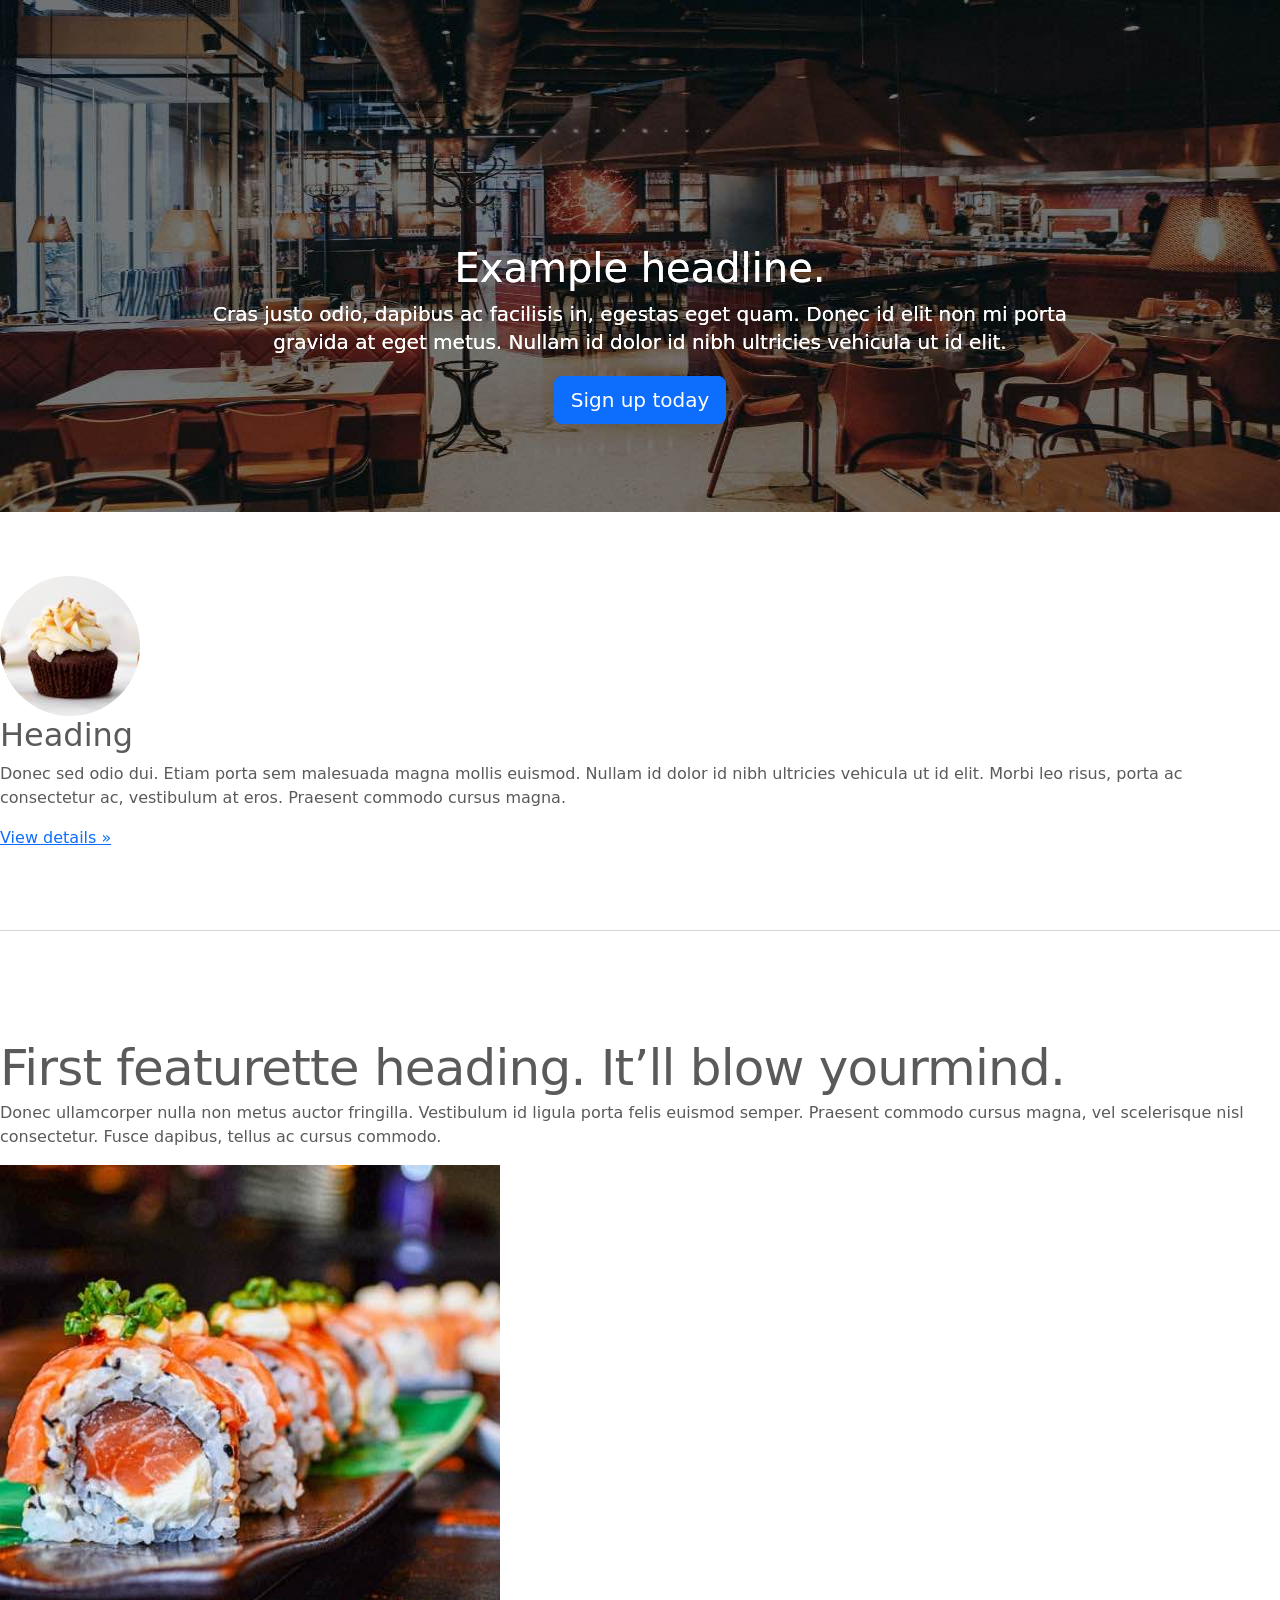
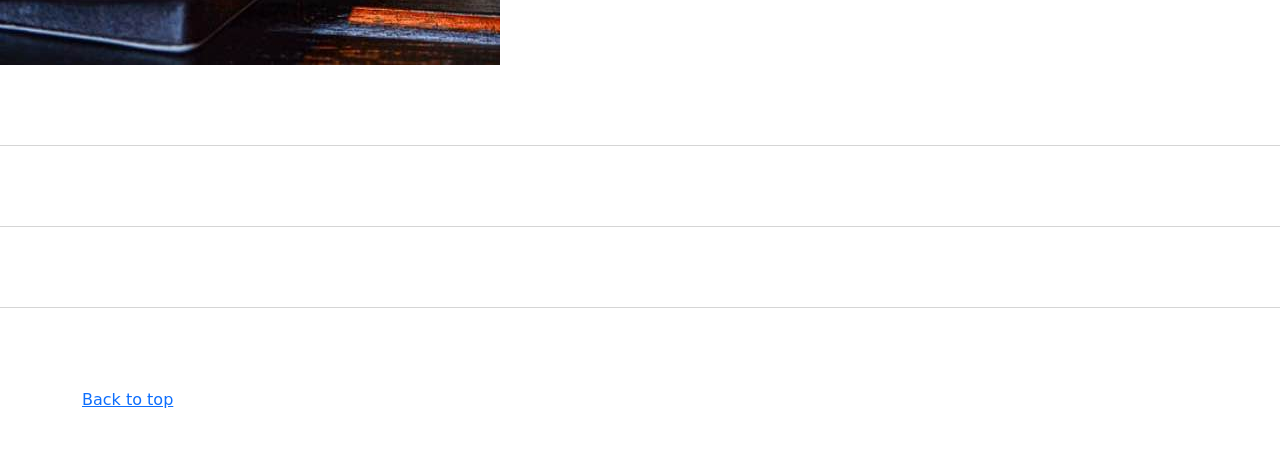
<file: kadai_003/index_for_student.html>
<!doctype html>
<html lang="en">
  <head>
    <meta charset="utf-8">
    <meta name="viewport" content="width=device-width, initial-scale=1">
    <meta name="description" content="">
    <meta name="author" content="Mark Otto, Jacob Thornton, and Bootstrap contributors">
    <meta name="generator" content="Hugo 0.79.0">
    <title>Carousel Template · Bootstrap v5.0</title>
    <link rel="canonical" href="https://getbootstrap.com/docs/5.0/examples/carousel/">
    <!-- ************************************************ bootstrap.min.cssの読み込み -->
    <link href="https://cdn.jsdelivr.net/npm/bootstrap@5.0.0-beta1/dist/css/bootstrap.min.css" rel="stylesheet" integrity="sha384-giJF6kkoqNQ00vy+HMDP7azOuL0xtbfIcaT9wjKHr8RbDVddVHyTfAAsrekwKmP1" crossorigin="anonymous">
    <!-- ************************************************ carousel.cssの読み込み -->
    <link href="carousel.css" rel="stylesheet">
    <!-- ************************************************ bootstrap.bundle.min.jsの読み込み -->
    <script src="https://cdn.jsdelivr.net/npm/bootstrap@5.0.0-beta1/dist/js/bootstrap.bundle.min.js" integrity="sha384-ygbV9kiqUc6oa4msXn9868pTtWMgiQaeYH7/t7LECLbyPA2x65Kgf80OJFdroafW" crossorigin="anonymous" defer></script>
  </head>
  <body>
    <main>
      <!-- ************************************************ カールセル開始 -->

      <!-- こちらのclassを変更しカルーセルを実装してください -->
      <div id="myCarousel" class="carousel slide carousel-fade" data-bs-ride="carousel">
      <!-- ここまで -->

        <!-- <div class="carousel-inner"> -->
        <div class="carousel-inner">
          <!-- <div class="carousel-item active"> -->
          <div class="carousel-item active">
            <img src="img/top_1.jpg" alt="サンプル画像1">
            <div class="container">
              <!-- <div class="carousel-caption"> -->
              <div class="carousel-caption">
                <h1>Example headline.</h1>
                <p>Cras justo odio, dapibus ac facilisis in, egestas eget quam. Donec id elit non mi porta gravida at eget
                  metus. Nullam id dolor id nibh ultricies vehicula ut id elit.</p>
                <!-- <p><a class="btn btn-lg btn-primary" href="#" role="button">Sign up today</a></p> -->
                <p><a class="btn btn-lg btn-primary" href="#" role="button">Sign up today</a></p>
              </div>
            </div>
          </div>

          <!-- ここから追加部分 --
          <div class="carousel-item">
            <img src="img/top_2.jpg" alt="サンプル画像2">
            <div class="container">
              <!-- <div class="carousel-caption"> -->
              <div class="carousel-caption">
                <h1>Example headline.</h1>
                <p>Cras justo odio, dapibus ac facilisis in, egestas eget quam. Donec id elit non mi porta gravida at eget
                  metus. Nullam id dolor id nibh ultricies vehicula ut id elit.</p>
                <!-- <p><a class="btn btn-lg btn-primary" href="#" role="button">Sign up today</a></p> -->
                <p><a class="btn btn-lg btn-primary" href="#" role="button">Sign up today</a></p>
              </div>
            </div>
          </div>
          <div class="carousel-item">
            <img src="img/top_3.jpg" alt="サンプル画像3">
            <div class="container">
              <!-- <div class="carousel-caption"> -->
              <div class="carousel-caption">
                <h1>Example headline.</h1>
                <p>Cras justo odio, dapibus ac facilisis in, egestas eget quam. Donec id elit non mi porta gravida at eget
                  metus. Nullam id dolor id nibh ultricies vehicula ut id elit.</p>
                <!-- <p><a class="btn btn-lg btn-primary" href="#" role="button">Sign up today</a></p> -->
                <p><a class="btn btn-lg btn-primary" href="#" role="button">Sign up today</a></p>
              </div>
            </div>
          </div>
          <!-- ここまで -->

        </div>
      </div>
      <!-- ************************************************ カールセル終了 -->
      <!-- <div class="container marketing"> -->
      <div class="">
        <!-- <div class="row"> -->
        <div class="">
          <!-- <div class="col-lg-4"> -->
          <div class="">
            <img src="img/cake.jpg" class="rounded-circle" alt="サンプル画像2">
            <h2>Heading</h2>
            <p>Donec sed odio dui. Etiam porta sem malesuada magna mollis euismod. Nullam id dolor id nibh ultricies
              vehicula ut id elit. Morbi leo risus, porta ac consectetur ac, vestibulum at eros. Praesent commodo cursus
              magna.</p>
            <!-- <p><a class="btn btn-secondary" href="#" role="button">View details &raquo;</a></p> -->
            <p><a class="" href="#" role="button">View details &raquo;</a></p>
          </div>
        </div>
        <hr class="featurette-divider">
        <!-- <div class="row"> -->
        <div class="">
          <!-- <div class="col-md-7"> -->
          <div class="">
            <!-- <h2 class="featurette-heading">First featurette heading. <span class="text-muted">It’ll blow yourmind.</span> -->
            <h2 class="featurette-heading">First featurette heading. <span class="">It’ll blow yourmind.</span></h2>
            <!-- <p class="lead">Donec ullamcorper nulla non metus auctor fringilla. Vestibulum id ligula porta felis
              euismod
              semper. Praesent commodo cursus magna, vel scelerisque nisl consectetur. Fusce dapibus, tellus ac cursus
              commodo.</p> -->
            <p class="">
              Donec ullamcorper nulla non metus auctor fringilla. Vestibulum id ligula porta felis
              euismod
              semper. Praesent commodo cursus magna, vel scelerisque nisl consectetur. Fusce dapibus, tellus ac cursus
              commodo.
            </p>
          </div>
          <!-- <div class="col-md-5"> -->
          <div class="">
            <!-- <img src="img/sushi.jpg" class="img-fluid" alt=""> -->
            <img src="img/sushi.jpg" class="" alt="サンプル画像3">
          </div>
        </div>
        <hr class="featurette-divider">
        <!-- ここにもう一つ左右を反転させたものを作ります。 -->
        <hr class="featurette-divider">
        <!-- ここにもう一つ左右を反転させたものを作ります。 -->
        <hr class="featurette-divider">
        <footer class="container">
          <!-- <p class="float-end"><a href="#">Back to top</a></p> -->
          <p class=""><a href="#">Back to top</a></p>
        </footer>
      </div>
    </main>
  </body>

</html>
</file>
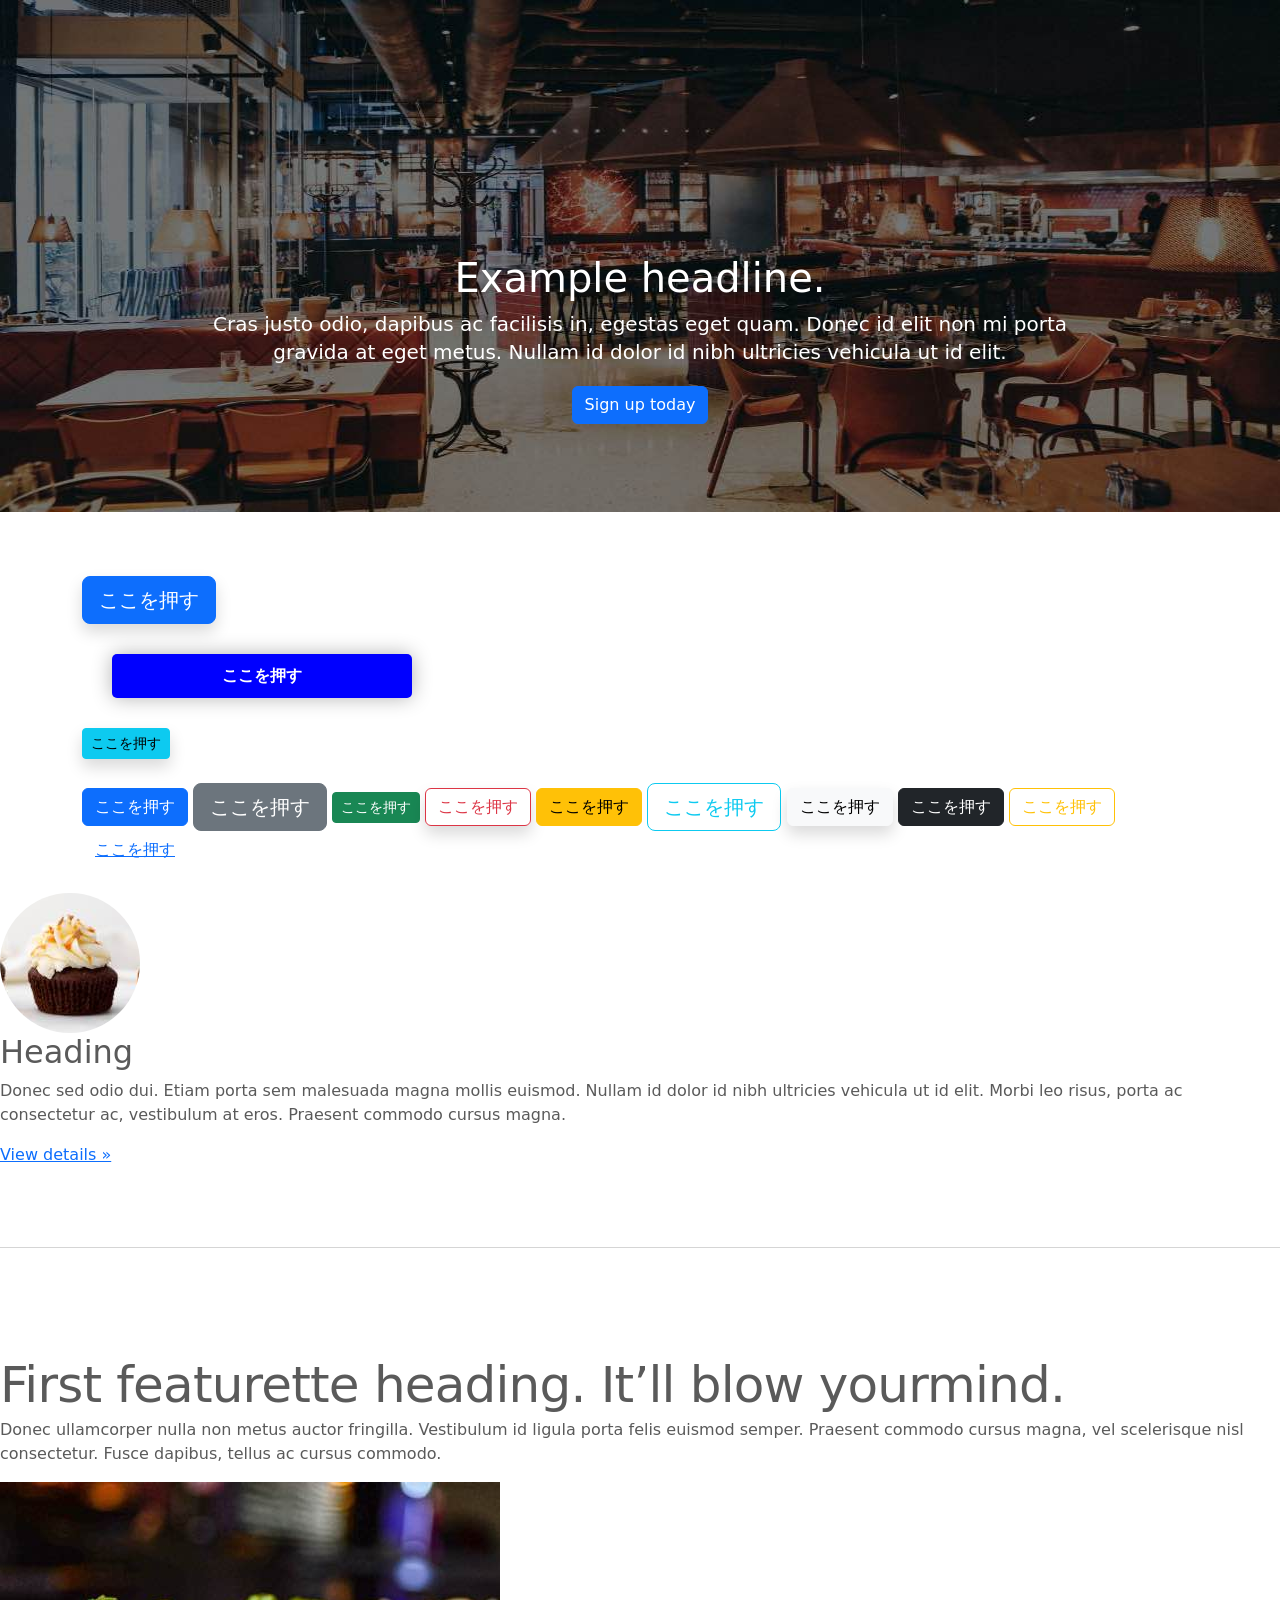
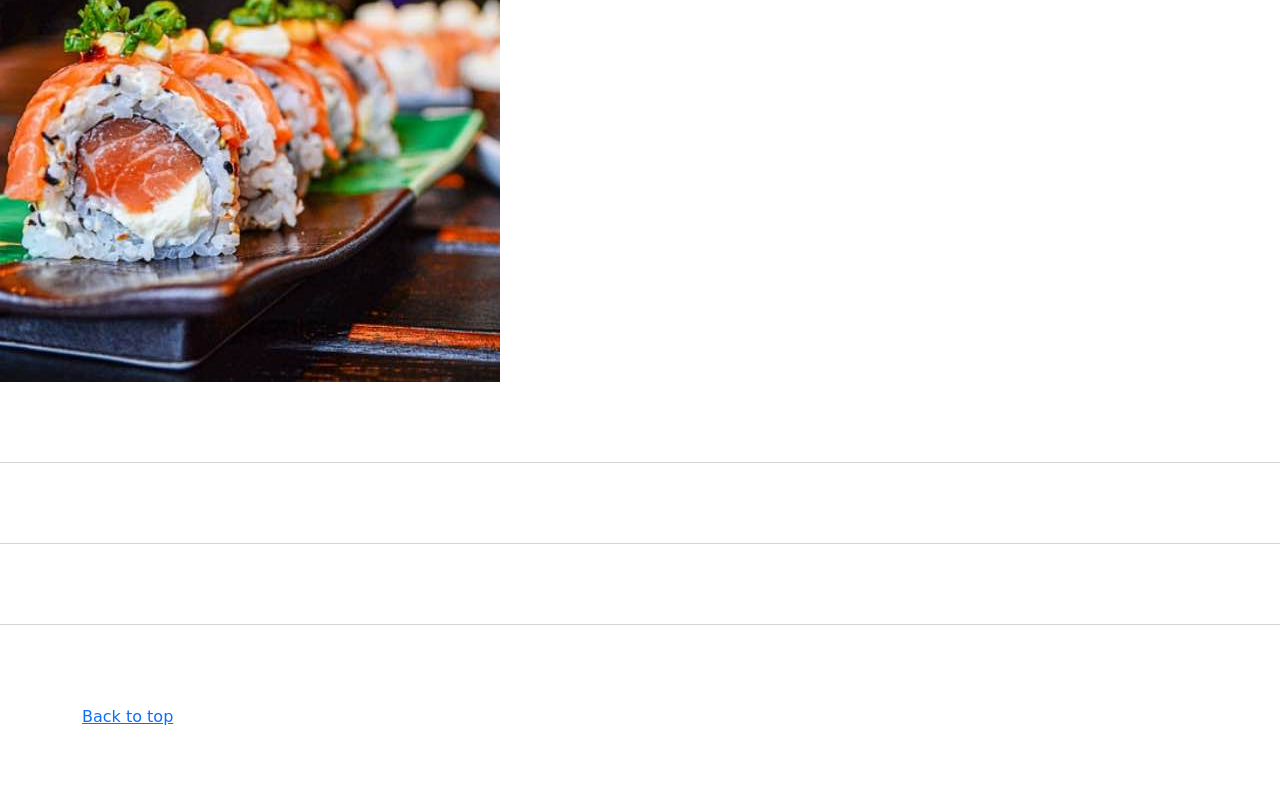
<file: kadai_004/index_for_student.html>
<!doctype html>
<html lang="en">
  <head>
    <meta charset="utf-8">
    <meta name="viewport" content="width=device-width, initial-scale=1">
    <meta name="description" content="">
    <meta name="author" content="Mark Otto, Jacob Thornton, and Bootstrap contributors">
    <meta name="generator" content="Hugo 0.79.0">
    <title>Carousel Template · Bootstrap v5.0</title>
    <link rel="canonical" href="https://getbootstrap.com/docs/5.0/examples/carousel/">
    <!-- ************************************************ bootstrap.min.cssの読み込み -->
    <link href="https://cdn.jsdelivr.net/npm/bootstrap@5.0.0-beta1/dist/css/bootstrap.min.css" rel="stylesheet" integrity="sha384-giJF6kkoqNQ00vy+HMDP7azOuL0xtbfIcaT9wjKHr8RbDVddVHyTfAAsrekwKmP1" crossorigin="anonymous">
    <!-- ************************************************ carousel.cssの読み込み -->
    <link href="carousel.css" rel="stylesheet">
    <!-- ************************************************ bootstrap.bundle.min.jsの読み込み -->
    <script src="https://cdn.jsdelivr.net/npm/bootstrap@5.0.0-beta1/dist/js/bootstrap.bundle.min.js" integrity="sha384-ygbV9kiqUc6oa4msXn9868pTtWMgiQaeYH7/t7LECLbyPA2x65Kgf80OJFdroafW" crossorigin="anonymous" defer></script>
  </head>
  <body>
    <main>
      <!-- ************************************************ カールセル開始 -->
      <!-- <div id="myCarousel" class="carousel slide" data-bs-ride="carousel"> -->
      <div id="myCarousel" class="carousel slide" data-bs-ride="carousel">
        <!-- <div class="carousel-inner"> -->
        <div class="carousel-inner">
          <!-- <div class="carousel-item active"> -->
          <div class="carousel-item active">
            <img src="img/top_1.jpg" alt="サンプル画像1">
            <div class="container">
              <!-- <div class="carousel-caption"> -->
              <div class="carousel-caption">
                <h1>Example headline.</h1>
                <p>Cras justo odio, dapibus ac facilisis in, egestas eget quam. Donec id elit non mi porta gravida at eget
                  metus. Nullam id dolor id nibh ultricies vehicula ut id elit.</p>
                <!-- <p><a class="btn btn-lg btn-primary" href="#" role="button">Sign up today</a></p> -->
                <p><a class="btn btn-1g btn-primary" href="#" role="button">Sign up today</a></p>
              </div>
            </div>
          </div>
        </div>
      </div>
      <!-- ************************************************ カールセル終了 -->

      <div class="container">

        <style>
          .button-test {
            padding: 10px 30px;
            width: 300px;
            background-color: blue;
            color: white;
            text-align: center;
            font-weight: bold;
            border-radius: 5px; /*ボタンの角を丸める*/
            margin: 30px;
            box-shadow: 0 0 20px 0 rgba(0, 0, 0, 30%); /*ボタンの影*/
          }
        </style>

        <!-- buttonテスト -->
         <button class="btn btn-primary btn-lg shadow">ここを押す</button>
         <div class="button-test">ここを押す</div>
         <a href="" class="btn btn-info btn-sm shadow">ここを押す</a>
         <br>
         <br>
        <!-- ここから追加部分 -->
         <button class="btn btn-primary">ここを押す</button>
         <button class="btn btn-secondary btn-lg">ここを押す</button>
         <button class="btn btn-success btn-sm">ここを押す</button>
         <button class="btn btn-outline-danger shadow">ここを押す</button>
         <button class="btn btn-warning">ここを押す</button>
         <button class="btn btn-outline-info btn-lg">ここを押す</button>
         <button class="btn btn-light shadow">ここを押す</button>
         <button class="btn btn-dark">ここを押す</button>
         <button class="btn btn-outline-warning">ここを押す</button>
         <button class="btn btn-link">ここを押す</button>
        <!-- ここまで -->
        <br>
        <br>
      </div>
      <!-- <div class="container marketing"> -->
      <div class="">
        <!-- <div class="row"> -->
        <div class="">
          <!-- <div class="col-lg-4"> -->
          <div class="">
            <img src="img/cake.jpg" class="rounded-circle" alt="サンプル画像2">
            <h2>Heading</h2>
            <p>Donec sed odio dui. Etiam porta sem malesuada magna mollis euismod. Nullam id dolor id nibh ultricies
              vehicula ut id elit. Morbi leo risus, porta ac consectetur ac, vestibulum at eros. Praesent commodo cursus
              magna.</p>
            <!-- <p><a class="btn btn-secondary" href="#" role="button">View details &raquo;</a></p> -->
            <p><a class="" href="#" role="button">View details &raquo;</a></p>
          </div>
        </div>
        <hr class="featurette-divider">
        <!-- <div class="row"> -->
        <div class="">
          <!-- <div class="col-md-7"> -->
          <div class="">
            <!-- <h2 class="featurette-heading">First featurette heading. <span class="text-muted">It’ll blow yourmind.</span> -->
            <h2 class="featurette-heading">First featurette heading. <span class="">It’ll blow yourmind.</span></h2>
            <!-- <p class="lead">Donec ullamcorper nulla non metus auctor fringilla. Vestibulum id ligula porta felis
              euismod
              semper. Praesent commodo cursus magna, vel scelerisque nisl consectetur. Fusce dapibus, tellus ac cursus
              commodo.</p> -->
            <p class="">
              Donec ullamcorper nulla non metus auctor fringilla. Vestibulum id ligula porta felis
              euismod
              semper. Praesent commodo cursus magna, vel scelerisque nisl consectetur. Fusce dapibus, tellus ac cursus
              commodo.
            </p>
          </div>
          <!-- <div class="col-md-5"> -->
          <div class="">
            <!-- <img src="img/sushi.jpg" class="img-fluid" alt=""> -->
            <img src="img/sushi.jpg" class="" alt="サンプル画像3">
          </div>
        </div>
        <hr class="featurette-divider">
        <!-- ここにもう一つ左右を反転させたものを作ります。 -->
        <hr class="featurette-divider">
        <!-- ここにもう一つ左右を反転させたものを作ります。 -->
        <hr class="featurette-divider">
        <footer class="container">
          <!-- <p class="float-end"><a href="#">Back to top</a></p> -->
          <p class=""><a href="#">Back to top</a></p>
        </footer>
      </div>
    </main>
  </body>

</html>
</file>
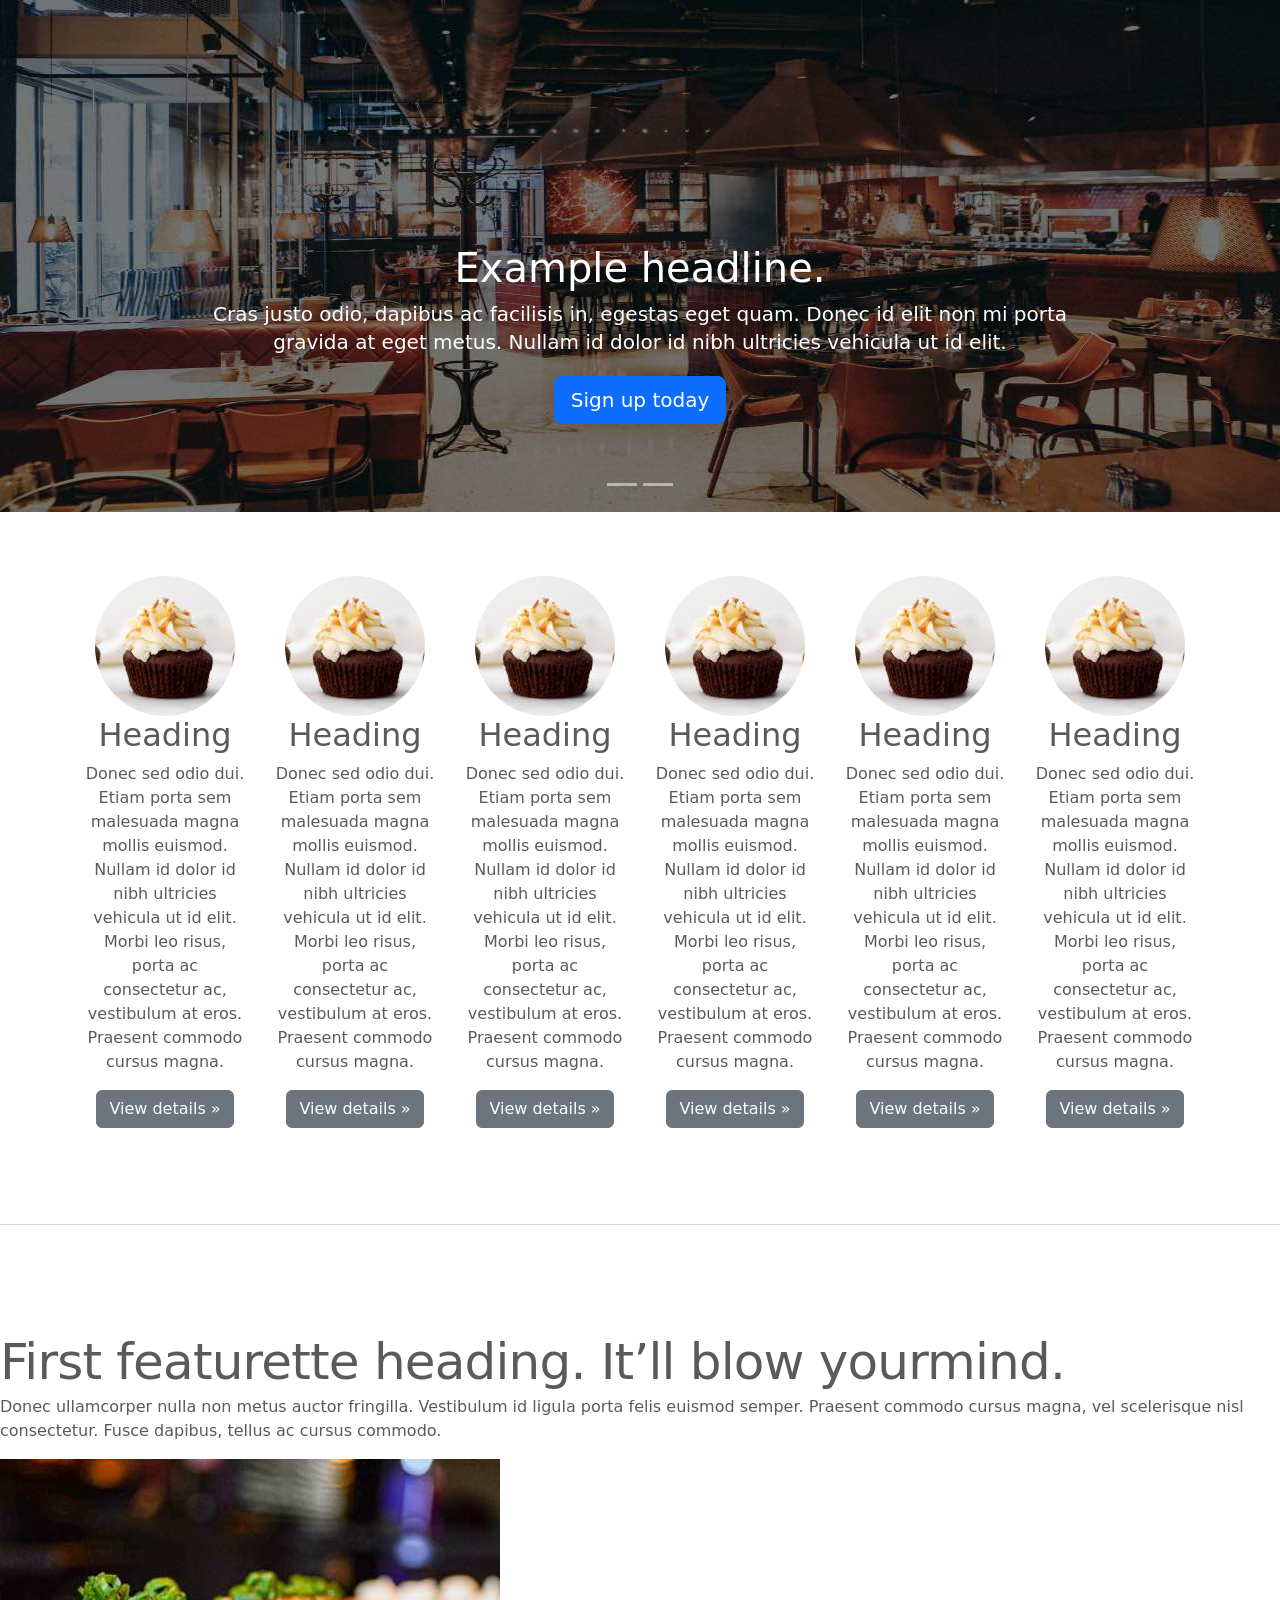
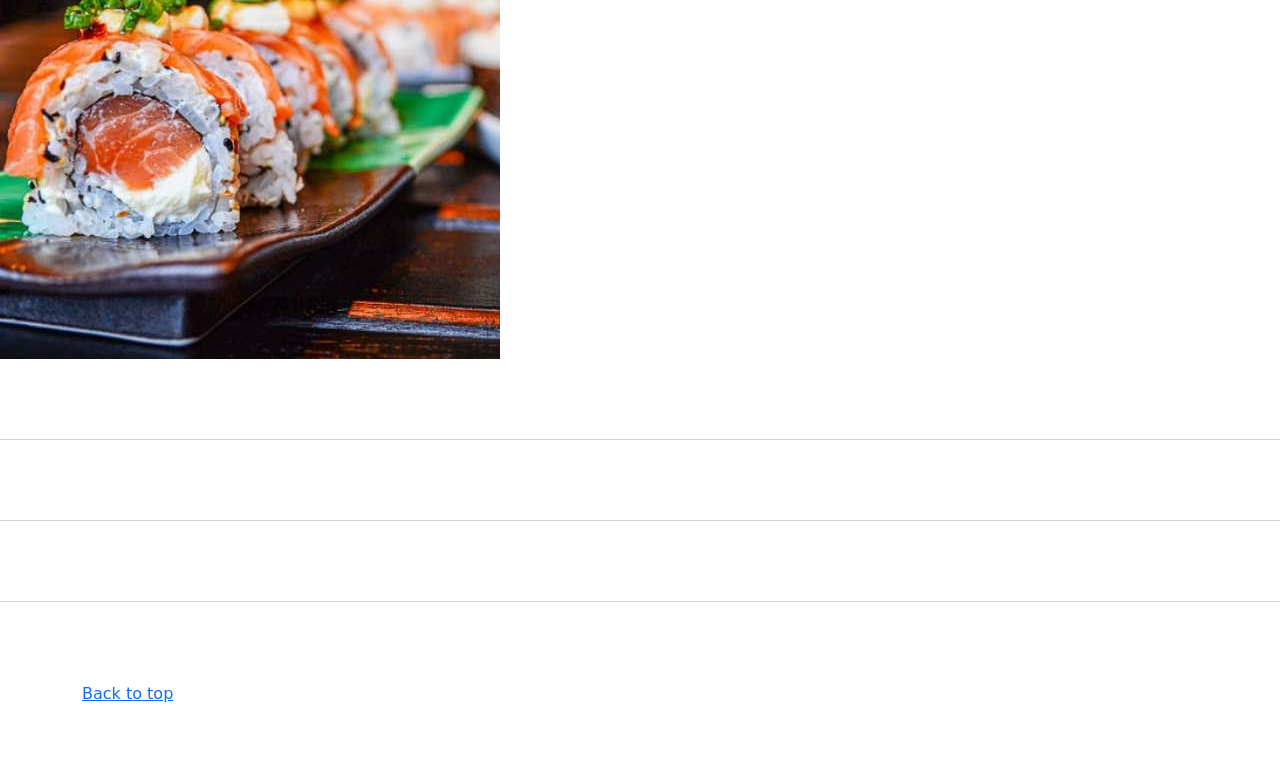
<file: kadai_005/index_for_student.html>
<!doctype html>
<html lang="en">
  <head>
    <meta charset="utf-8">
    <meta name="viewport" content="width=device-width, initial-scale=1">
    <meta name="description" content="">
    <meta name="author" content="Mark Otto, Jacob Thornton, and Bootstrap contributors">
    <meta name="generator" content="Hugo 0.79.0">
    <title>Carousel Template · Bootstrap v5.0</title>
    <link rel="canonical" href="https://getbootstrap.com/docs/5.0/examples/carousel/">
    <!-- ************************************************ bootstrap.min.cssの読み込み -->
    <link href="https://cdn.jsdelivr.net/npm/bootstrap@5.0.0-beta1/dist/css/bootstrap.min.css" rel="stylesheet" integrity="sha384-giJF6kkoqNQ00vy+HMDP7azOuL0xtbfIcaT9wjKHr8RbDVddVHyTfAAsrekwKmP1" crossorigin="anonymous">
    <!-- ************************************************ carousel.cssの読み込み -->
    <link href="carousel.css" rel="stylesheet">
    <!-- ************************************************ bootstrap.bundle.min.jsの読み込み -->
    <script src="https://cdn.jsdelivr.net/npm/bootstrap@5.0.0-beta1/dist/js/bootstrap.bundle.min.js" integrity="sha384-ygbV9kiqUc6oa4msXn9868pTtWMgiQaeYH7/t7LECLbyPA2x65Kgf80OJFdroafW" crossorigin="anonymous" defer></script>
  </head>
  <body>
    <main>
      <!-- ************************************************ カールセル開始 -->
      <div id="myCarousel" class="carousel slide" data-bs-ride="carousel">
        <ol class="carousel-indicators">
          <li data-bs-target="#carouselExampleCaptions" data-bs-slide-to="1"></li>
          <li data-bs-target="#carouselExampleCaptions" data-bs-slide-to="2"></li>
        </ol>
        <div class="carousel-inner">
          <div class="carousel-item active">
            <img src="img/top_1.jpg" alt="サンプル画像1">
            <div class="container">
              <div class="carousel-caption">
                <h1>Example headline.</h1>
                <p>Cras justo odio, dapibus ac facilisis in, egestas eget quam. Donec id elit non mi porta gravida at eget
                  metus. Nullam id dolor id nibh ultricies vehicula ut id elit.</p>
                <p><a class="btn btn-lg btn-primary" href="#" role="button">Sign up today</a></p>
              </div>
            </div>
          </div>
        </div>
      </div>
      <!-- ************************************************ カールセル終了 -->

      <div class="container">
        <div class="row">

          <div class="col-6 col-md-2 text-center">
            <!-- start col-lg-4 -->
             <img src="img/cake.jpg" class="rounded-circle" alt="サンプル画像2">
               <h2>Heading</h2>
               <p>
                 Donec sed odio dui. Etiam porta sem malesuada magna mollis 
                 euismod. Nullam id dolor id nibh ultricies vehicula ut id elit. 
                 Morbi leo risus, porta ac consectetur ac, vestibulum at eros. 
                 Praesent commodo cursus magna.
              </p>
              <p>
                <a class="btn btn-secondary" href="#" role="button">View details &raquo;</a>
              </p>
          </div>
          <div class="col-6 col-md-2 text-center">
            <img src="img/cake.jpg" class="rounded-circle" alt="サンプル画像2">
              <h2>Heading</h2>
              <p>
                Donec sed odio dui. Etiam porta sem malesuada magna mollis 
                euismod. Nullam id dolor id nibh ultricies vehicula ut id elit. 
                Morbi leo risus, porta ac consectetur ac, vestibulum at eros. 
                Praesent commodo cursus magna.
              </p>
              <p>
                <a class="btn btn-secondary" href="#" role="button">View details &raquo;</a>
              </p>
          </div>
          <div class="col-6 col-md-2 text-center">
            <img src="img/cake.jpg" class="rounded-circle" alt="サンプル画像2">
              <h2>Heading</h2>
              <p>
                Donec sed odio dui. Etiam porta sem malesuada magna mollis 
                euismod. Nullam id dolor id nibh ultricies vehicula ut id elit. 
                Morbi leo risus, porta ac consectetur ac, vestibulum at eros. 
                Praesent commodo cursus magna.
              </p>
              <p>
                <a class="btn btn-secondary" href="#" role="button">View details &raquo;</a>
              </p>            
          </div>
          <div class="col-6 col-md-2 text-center">
            <img src="img/cake.jpg" class="rounded-circle" alt="サンプル画像2">
              <h2>Heading</h2>
              <p>
                Donec sed odio dui. Etiam porta sem malesuada magna mollis 
                euismod. Nullam id dolor id nibh ultricies vehicula ut id elit. 
                Morbi leo risus, porta ac consectetur ac, vestibulum at eros. 
                Praesent commodo cursus magna.
              </p>
              <p>
                <a class="btn btn-secondary" href="#" role="button">View details &raquo;</a>
              </p>            
          </div>
          <div class="col-6 col-md-2 text-center">
            <img src="img/cake.jpg" class="rounded-circle" alt="サンプル画像2">
              <h2>Heading</h2>
              <p>
                Donec sed odio dui. Etiam porta sem malesuada magna mollis 
                euismod. Nullam id dolor id nibh ultricies vehicula ut id elit. 
                Morbi leo risus, porta ac consectetur ac, vestibulum at eros. 
                Praesent commodo cursus magna.
              </p>
              <p>
                <a class="btn btn-secondary" href="#" role="button">View details &raquo;</a>
              </p>            
          </div>
          <div class="col-6 col-md-2 text-center">
            <img src="img/cake.jpg" class="rounded-circle" alt="サンプル画像2">
              <h2>Heading</h2>
              <p>
                Donec sed odio dui. Etiam porta sem malesuada magna mollis 
                euismod. Nullam id dolor id nibh ultricies vehicula ut id elit. 
                Morbi leo risus, porta ac consectetur ac, vestibulum at eros. 
                Praesent commodo cursus magna.
              </p>
              <p>
                <a class="btn btn-secondary" href="#" role="button">View details &raquo;</a>
              </p>            
          </div>
        </div>
      </div>

      <!-- <div class="container marketing"> -->
      <div class="">
        <hr class="featurette-divider">
        <!-- <div class="row"> -->
        <div class="">
          <!-- <div class="col-md-7"> -->
          <div class="">
            <!-- <h2 class="featurette-heading">First featurette heading. <span class="text-muted">It’ll blow yourmind.</span> -->
            <h2 class="featurette-heading">First featurette heading. <span class="">It’ll blow yourmind.</span></h2>
            <!-- <p class="lead">Donec ullamcorper nulla non metus auctor fringilla. Vestibulum id ligula porta felis
              euismod
              semper. Praesent commodo cursus magna, vel scelerisque nisl consectetur. Fusce dapibus, tellus ac cursus
              commodo.</p> -->
            <p class="">
              Donec ullamcorper nulla non metus auctor fringilla. Vestibulum id ligula porta felis
              euismod
              semper. Praesent commodo cursus magna, vel scelerisque nisl consectetur. Fusce dapibus, tellus ac cursus
              commodo.
            </p>
          </div>
          <!-- <div class="col-md-5"> -->
          <div class="">
            <!-- <img src="img/sushi.jpg" class="img-fluid" alt=""> -->
            <img src="img/sushi.jpg" class="" alt="サンプル画像3">
          </div>
        </div>
        <hr class="featurette-divider">
        <!-- ここにもう一つ左右を反転させたものを作ります。 -->
        <hr class="featurette-divider">
        <!-- ここにもう一つ左右を反転させたものを作ります。 -->
        <hr class="featurette-divider">
        <footer class="container">
          <!-- <p class="float-end"><a href="#">Back to top</a></p> -->
          <p class=""><a href="#">Back to top</a></p>
        </footer>
      </div>
    </main>
  </body>

</html>
</file>
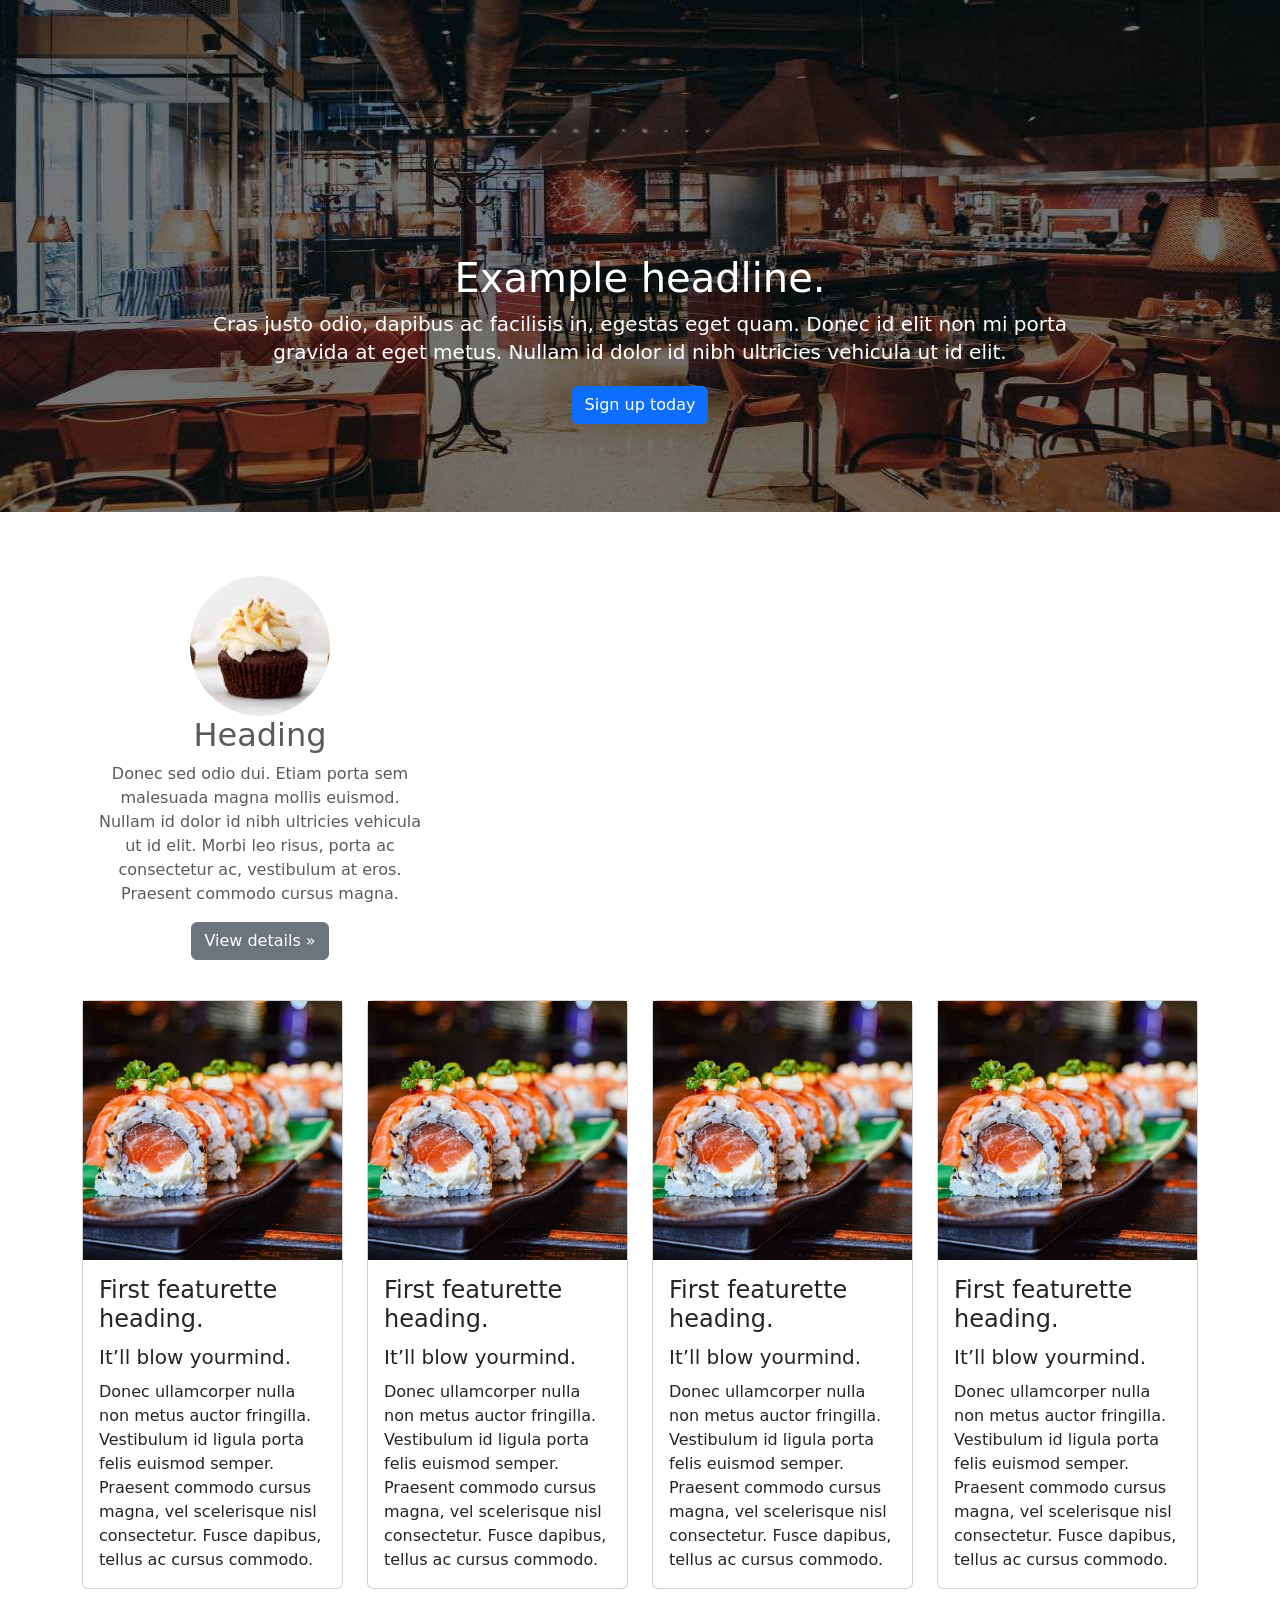
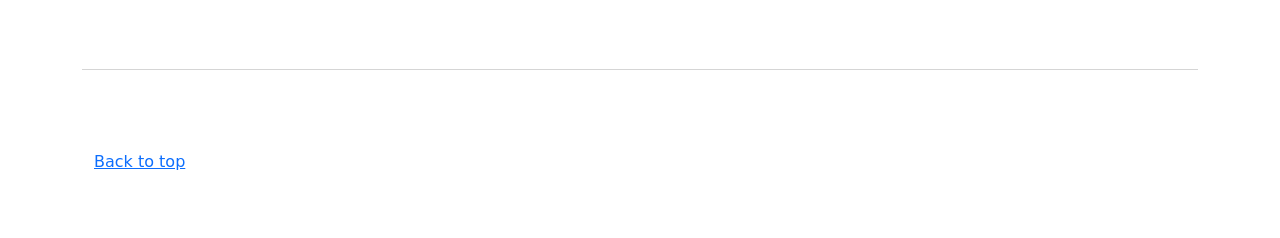
<file: kadai_006/index_for_student.html>
<!doctype html>
<html lang="en">
  <head>
    <meta charset="utf-8">
    <meta name="viewport" content="width=device-width, initial-scale=1">
    <meta name="description" content="">
    <meta name="author" content="Mark Otto, Jacob Thornton, and Bootstrap contributors">
    <meta name="generator" content="Hugo 0.79.0">
    <title>Carousel Template · Bootstrap v5.0</title>
    <link rel="canonical" href="https://getbootstrap.com/docs/5.0/examples/carousel/">
    <!-- ************************************************ bootstrap.min.cssの読み込み -->
    <link href="https://cdn.jsdelivr.net/npm/bootstrap@5.0.0-beta1/dist/css/bootstrap.min.css" rel="stylesheet" integrity="sha384-giJF6kkoqNQ00vy+HMDP7azOuL0xtbfIcaT9wjKHr8RbDVddVHyTfAAsrekwKmP1" crossorigin="anonymous">
    <!-- ************************************************ carousel.cssの読み込み -->
    <link href="carousel.css" rel="stylesheet">
    <!-- ************************************************ bootstrap.bundle.min.jsの読み込み -->
    <script src="https://cdn.jsdelivr.net/npm/bootstrap@5.0.0-beta1/dist/js/bootstrap.bundle.min.js" integrity="sha384-ygbV9kiqUc6oa4msXn9868pTtWMgiQaeYH7/t7LECLbyPA2x65Kgf80OJFdroafW" crossorigin="anonymous" defer></script>
  </head>
  <body>
    <main>
      <!-- ************************************************ カールセル開始 -->
      <!-- <div id="myCarousel" class="carousel slide" data-bs-ride="carousel"> -->
      <div id="myCarousel" class="carousel slide" data-bs-ride="carousel">
        <!-- <div class="carousel-inner"> -->
        <div class="carousel-inner">
          <!-- <div class="carousel-item active"> -->
          <div class="carousel-item active">
            <img src="img/top_1.jpg" alt="サンプル画像1">
            <div class="container">
              <!-- <div class="carousel-caption"> -->
              <div class="carousel-caption">
                <h1>Example headline.</h1>
                <p>Cras justo odio, dapibus ac facilisis in, egestas eget quam. Donec id elit non mi porta gravida at eget
                  metus. Nullam id dolor id nibh ultricies vehicula ut id elit.</p>
                <!-- <p><a class="btn btn-lg btn-primary" href="#" role="button">Sign up today</a></p> -->
                <p><a class="btn btn-1g btn-primary" href="#" role="button">Sign up today</a></p>
              </div>
            </div>
          </div>
        </div>
      </div>
      <!-- ************************************************ カールセル終了 -->

      <div class="container marketing">
        <div class="row">
          <div class="col-lg-4">
             <img src="img/cake.jpg" class="rounded-circle" alt="サンプル画像2">
             <h2>Heading</h2>
             <p>Donec sed odio dui. Etiam porta sem malesuada magna mollis 
              euismod. Nullam id dolor id nibh ultricies vehicula ut id elit. 
              Morbi leo risus, porta ac consectetur ac, vestibulum at eros. 
              Praesent commodo cursus magna.</p>
             <p><a class="btn btn-secondary" href="#" role="button">View details &raquo;</a></p>
          </div>
      </div>

      <!-- お寿司部分開始 -->
      <div class="row row-cols-md-4">
        <div class="col">
          <div class="card">
            <img src="img/sushi.jpg" class="img-fluid" alt="サンプル画像3">
            <div class="card-body">
              <h2 class="card-title fs-4">First featurette heading. </h2>
              <p class="card-title fs-5">It’ll blow yourmind.</p>
              <p class="card-text">
                Donec ullamcorper nulla non metus auctor fringilla. Vestibulum id ligula porta felis
                euismod
                semper. Praesent commodo cursus magna, vel scelerisque nisl consectetur. Fusce dapibus, tellus ac cursus
                commodo.
              </p>
            </div>
          </div>
        </div>
        
        <div class="col">
          <div class="card">
            <img src="img/sushi.jpg" class="img-fluid" alt="サンプル画像3">
            <div class="card-body">
              <h2 class="card-title fs-4">First featurette heading. </h2>
              <p class="card-title fs-5">It’ll blow yourmind.</p>
              <p class="card-text">
                Donec ullamcorper nulla non metus auctor fringilla. Vestibulum id ligula porta felis
                euismod
                semper. Praesent commodo cursus magna, vel scelerisque nisl consectetur. Fusce dapibus, tellus ac cursus
                commodo.
              </p>
            </div>
          </div>
        </div>
        
        <div class="col">
          <div class="card">
            <img src="img/sushi.jpg" class="img-fluid" alt="サンプル画像3">
            <div class="card-body">
              <h2 class="card-title fs-4">First featurette heading. </h2>
              <p class="card-title fs-5">It’ll blow yourmind.</p>
              <p class="card-text">
                Donec ullamcorper nulla non metus auctor fringilla. Vestibulum id ligula porta felis
                euismod
                semper. Praesent commodo cursus magna, vel scelerisque nisl consectetur. Fusce dapibus, tellus ac cursus
                commodo.
              </p>
            </div>
          </div>
        </div>

        <div class="col">
          <div class="card">
            <img src="img/sushi.jpg" class="img-fluid" alt="サンプル画像3">
            <div class="card-body">
              <h2 class="card-title fs-4">First featurette heading. </h2>
              <p class="card-title fs-5">It’ll blow yourmind.</p>
              <p class="card-text">
                Donec ullamcorper nulla non metus auctor fringilla. Vestibulum id ligula porta felis
                euismod
                semper. Praesent commodo cursus magna, vel scelerisque nisl consectetur. Fusce dapibus, tellus ac cursus
                commodo.
              </p>
            </div>
          </div>
        </div>
      </div>

        <hr class="featurette-divider">
        <footer class="container">
          <!-- <p class="float-end"><a href="#">Back to top</a></p> -->
          <p class=""><a href="#">Back to top</a></p>
        </footer>
      </div>
    </main>
  </body>

</html>
</file>
<file: kadai_015/stylesheet/style.css>
/* ----------------------------------------------- 共通 */
html,
body {
  overflow-x: hidden;
}

body {
  color: #000000;
  font-family: 'Noto Sans JP', sans-serif;
  padding-bottom: 0;

}

p {
  line-height: 2.0em;
  font-weight: 100;
  font-style: normal;
  font-size: 14px;

}

.section_title {
  font-size: 36px;
  font-weight: 600;
}

.section_title::after {
  display: block;
  font-size: 14px;
  font-weight: 400;
  padding: 16px 0 16px;
  width: 100px;
  border-bottom: solid 1px #000000;
}

/* ----------------------------------------------- ナビゲーションバー */
.navbar_brand_logo {
  width: 32px;
  height: 32px;
  display: inline-block;
  margin-right: 15px;
}

.my_navbar_brand,
.my_nav_link {
  font-size: 16px;
  font-family: 'Lora', serif;
  color: #000000 !important;
}

.navbar-toggler {
  padding: 0 !important;
  border: none;
}

#hamburger_btn_check:checked~.hamburger_btn .btn_close {
  display: block;
}

#hamburger_btn_check:checked~.hamburger_btn .btn_open {
  display: none;
}

.btn_close {
  display: none;
}

#hamburger_btn_check {
  display: none;
}

/* ----------------------------------------------- カールセル */
.my_carousel_caption {
  font-size: 52px;
  padding-top: 1.25rem;
  padding-bottom: 1.25rem;
  color: #fff;
  text-align: center;
  font-family: 'Lora', serif;
  line-height: 1.5em;
}

.my_carousel_caption::before {
  content: url(../img/logoSymbol_White.png);
  display: block;
}

@media screen and (max-width:375px) {
  .my_carousel_caption {
    font-size: 27px;
  }
}

.carousel-item {
  height: 32rem;
}

.carousel-item>img {
  position: absolute;
  top: 0;
  left: 0;
  min-width: 100%;
  height: 32rem;
}

/* ----------------------------------------------- アバウト */
.about::after {
  content: "私たちについて";
}
.about_us_bg {
  background-color: #FFE6A5;
}

/* ----------------------------------------------- ギャラリー */
.gallery::after {
  content: "ギャラリー";
  margin: 0 auto 0;
}

/* ----------------------------------------------- メニュー */
.menu::after {
  content: "メニュー";
  margin: 0 auto 0;
}

.menu_title {
  font-size: 18px;
  font-weight: 600;
  font-style: normal;
}

.menu_price {
  font-size: 20px;
  font-weight: 400;
  font-family: 'Lora', serif;
}

/* ----------------------------------------------- レビュー */
.review_wrapper {
  background-image: url(../img/background-reviews.jpg);
  background-repeat: no-repeat;
  background-size: cover;
}

.review::after {
  content: "お客様の声";
  margin: 0 auto 0;
  border-bottom: solid 1px #FFFFFF;
}

.h_420 {
  height: 420px;
  position: relative;
}

.reviewer_img {
  width: 48px;
  height: 48px;
  border-radius: 50%;
  margin-right: 16px;
}

.star_img {
  width: 25px;
  height: 25px;
}

.fix_bottom {
  position: absolute;
  width: 80px;
  height: 44px;
  left: 24px;
  bottom: 24px;
}

/* ----------------------------------------------- シェフ */
.chef::after {
  content: "シェフ";
}

.chef_bg {
  background-color: #fdf5e6;
}

.chef_name {
  font-weight: bold;
}

/* ----------------------------------------------- アクセス */
.access::after {
  content: "アクセス";
  margin: 0 auto 0;
}

/* ----------------------------------------------- フッター */
#footer {
  background-color: #FAFAFA;
}

.copy_right {
  font-size: 14px;
  position: absolute;
  bottom: 1rem;
  left: 12px;
  display: flex;
}

.copy_right>p {
  margin-right: 5rem;
  margin-bottom: 0;
}

.copy_right>img.sns_img {
  height: 24px;
  width: 24px;
  margin-right: 10px;
  margin-top: 0;
}

.restaurant_info p {
  font-weight: 400;
  line-height: 1.5;
  font-size: 16px;
}

.restaurant_info img {
  width: 20px;
  height: 20px;
  margin-right: 10px;
  line-height: 1.5;
  margin-top: auto;
}

.footer_brand_logo {
  width: 64px;
  height: 64px;
  display: inline-block;
  margin-right: 15px;
}

.footer_text {
  font-size: 24px;
  font-family: 'Lora', serif;
}

@media screen and (max-width: 991px) {
  .footer_text,
  .copy_right {
    margin-top: 2rem;
    text-align: center;
    position: relative;
  }

  .copy_right>p,img {
    margin-right: 1rem;
    font-size: 14px;
    margin: 0;
    line-height: 35px;
  }
}
</file>
<file: kadai_tutorial_output/stylesheet/style.css>
/* ----------------------------------------------- 共通 */
html,
body {
  overflow-x: hidden;
}

body {
  color: #000000;
  font-family: 'Noto Sans JP', sans-serif;
  padding-bottom: 0;

}

p {
  line-height: 2.0em;
  font-weight: 100;
  font-style: normal;
  font-size: 14px;

}

.section_title {
  font-size: 36px;
  font-weight: 600;
}

.section_title::after {
  display: block;
  font-size: 14px;
  font-weight: 400;
  padding: 16px 0 16px;
  width: 100px;
  border-bottom: solid 1px #000000;
}

/* ----------------------------------------------- ナビゲーションバー */
.navbar_brand_logo {
  width: 32px;
  height: 32px;
  display: inline-block;
  margin-right: 15px;
}

.my_navbar_brand,
.my_nav_link {
  font-size: 16px;
  font-family: 'Lora', serif;
  color: #000000 !important;
}

.navbar-toggler {
  padding: 0 !important;
  border: none;
}

#hamburger_btn_check:checked~.hamburger_btn .btn_close {
  display: block;
}

#hamburger_btn_check:checked~.hamburger_btn .btn_open {
  display: none;
}

.btn_close {
  display: none;
}

#hamburger_btn_check {
  display: none;
}

/* ----------------------------------------------- カールセル */
.my_carousel_caption {
  font-size: 52px;
  padding-top: 1.25rem;
  padding-bottom: 1.25rem;
  color: #fff;
  text-align: center;
  font-family: 'Lora', serif;
  line-height: 1.5em;
}

.my_carousel_caption::before {
  content: url(../img/logoSymbol_White.png);
  display: block;
}

@media screen and (max-width:375px) {
  .my_carousel_caption {
    font-size: 27px;
  }
}

.carousel-item {
  height: 32rem;
}

.carousel-item>img {
  position: absolute;
  top: 0;
  left: 0;
  min-width: 100%;
  height: 32rem;
}

/* ----------------------------------------------- アバウト */
.about::after {
  content: "私たちについて";
}
.about_us_bg {
  background-color: #FFE6A5;
}

/* ----------------------------------------------- ギャラリー */
.gallery::after {
  content: "ギャラリー";
  margin: 0 auto 0;
}

/* ----------------------------------------------- メニュー */
.menu::after {
  content: "メニュー";
  margin: 0 auto 0;
}

.menu_title {
  font-size: 18px;
  font-weight: 600;
  font-style: normal;
}

.menu_price {
  font-size: 20px;
  font-weight: 400;
  font-family: 'Lora', serif;
}

/* ----------------------------------------------- レビュー */
.review_wrapper {
  background-image: url(../img/background-reviews.jpg);
  background-repeat: no-repeat;
  background-size: cover;
}

.review::after {
  content: "お客様の声";
  margin: 0 auto 0;
  border-bottom: solid 1px #FFFFFF;
}

.h_420 {
  height: 420px;
  position: relative;
}

.reviewer_img {
  width: 48px;
  height: 48px;
  border-radius: 50%;
  margin-right: 16px;
}

.star_img {
  width: 25px;
  height: 25px;
}

.fix_bottom {
  position: absolute;
  width: 80px;
  height: 44px;
  left: 24px;
  bottom: 24px;
}

/* ----------------------------------------------- アクセス */
.access::after {
  content: "アクセス";
  margin: 0 auto 0;
}

/* ----------------------------------------------- フッター */
#footer {
  background-color: #FAFAFA;
}

.copy_right {
  font-size: 14px;
  position: absolute;
  bottom: 1rem;
  left: 12px;
  display: flex;
}

.copy_right>p {
  margin-right: 5rem;
  margin-bottom: 0;
}

.copy_right>img.sns_img {
  height: 24px;
  width: 24px;
  margin-right: 10px;
  margin-top: 0;
}

.restaurant_info p {
  font-weight: 400;
  line-height: 1.5;
  font-size: 16px;
}

.restaurant_info img {
  width: 20px;
  height: 20px;
  margin-right: 10px;
  line-height: 1.5;
  margin-top: auto;
}

.footer_brand_logo {
  width: 64px;
  height: 64px;
  display: inline-block;
  margin-right: 15px;
}

.footer_text {
  font-size: 24px;
  font-family: 'Lora', serif;
}

@media screen and (max-width: 991px) {
  .footer_text,
  .copy_right {
    margin-top: 2rem;
    text-align: center;
    position: relative;
  }

  .copy_right>p,img {
    margin-right: 1rem;
    font-size: 14px;
    margin: 0;
    line-height: 35px;
  }
}
</file>
<file: kadai_003/carousel.css>
/* ----------------------------------------------- 全体の文字色修正と下部の余白の調整 */
body {
  /* padding-top: 3rem; */
  padding-bottom: 3rem;
  color: #5a5a5a;
}

/* ----------------------------------------------- カルーセルのカスタマイズ */
.carousel {
  margin-bottom: 4rem;
}

.carousel-caption {
  bottom: 3rem;
  z-index: 10;
}

.carousel-item {
  height: 32rem;
}

.carousel-item > img {
  position: absolute;
  top: 0;
  left: 0;
  min-width: 100%;
  height: 32rem;
}

/* ----------------------------------------------- マーケティングコンテンツ */
.marketing .col-lg-4 {
  margin-bottom: 1.5rem;
  text-align: center;
}

.marketing h2 {
  font-weight: 400;
}

/* rtl:begin:ignore */
.marketing .col-lg-4 p {
  margin-right: .75rem;
  margin-left: .75rem;
}

/* rtl:end:ignore */

/* ----------------------------------------------- フィーチャーレット */
.featurette-divider {
  margin: 5rem 0;
  /* Space out the Bootstrap <hr> more */
}

.featurette-heading {
  font-weight: 300;
  line-height: 1;
  /* rtl:remove */
  letter-spacing: -.05rem;
}

/* ----------------------------------------------- レスポンシブデザイン */
@media (min-width: 40em) {
  .carousel-caption p {
    margin-bottom: 1.25rem;
    font-size: 1.25rem;
    line-height: 1.4;
  }

  .featurette-heading {
    font-size: 50px;
  }
}

@media (min-width: 62em) {
  .featurette-heading {
    margin-top: 7rem;
  }
}
</file>
<file: kadai_004/carousel.css>
/* ----------------------------------------------- 全体の文字色修正と下部の余白の調整 */
body {
  /* padding-top: 3rem; */
  padding-bottom: 3rem;
  color: #5a5a5a;
}

/* ----------------------------------------------- カルーセルのカスタマイズ */
.carousel {
  margin-bottom: 4rem;
}

.carousel-caption {
  bottom: 3rem;
  z-index: 10;
}

.carousel-item {
  height: 32rem;
}

.carousel-item > img {
  position: absolute;
  top: 0;
  left: 0;
  min-width: 100%;
  height: 32rem;
}

/* ----------------------------------------------- マーケティングコンテンツ */
.marketing .col-lg-4 {
  margin-bottom: 1.5rem;
  text-align: center;
}

.marketing h2 {
  font-weight: 400;
}

/* rtl:begin:ignore */
.marketing .col-lg-4 p {
  margin-right: .75rem;
  margin-left: .75rem;
}

/* rtl:end:ignore */

/* ----------------------------------------------- フィーチャーレット */
.featurette-divider {
  margin: 5rem 0;
  /* Space out the Bootstrap <hr> more */
}

.featurette-heading {
  font-weight: 300;
  line-height: 1;
  /* rtl:remove */
  letter-spacing: -.05rem;
}

/* ----------------------------------------------- レスポンシブデザイン */
@media (min-width: 40em) {
  .carousel-caption p {
    margin-bottom: 1.25rem;
    font-size: 1.25rem;
    line-height: 1.4;
  }

  .featurette-heading {
    font-size: 50px;
  }
}

@media (min-width: 62em) {
  .featurette-heading {
    margin-top: 7rem;
  }
}
</file>
<file: kadai_005/carousel.css>
/* ----------------------------------------------- 全体の文字色修正と下部の余白の調整 */
body {
  /* padding-top: 3rem; */
  padding-bottom: 3rem;
  color: #5a5a5a;
}

/* ----------------------------------------------- カルーセルのカスタマイズ */
.carousel {
  margin-bottom: 4rem;
}

.carousel-caption {
  bottom: 3rem;
  z-index: 10;
}

.carousel-item {
  height: 32rem;
}

.carousel-item > img {
  position: absolute;
  top: 0;
  left: 0;
  min-width: 100%;
  height: 32rem;
}

/* ----------------------------------------------- マーケティングコンテンツ */
.marketing .col-lg-4 {
  margin-bottom: 1.5rem;
  text-align: center;
}

.marketing h2 {
  font-weight: 400;
}

/* rtl:begin:ignore */
.marketing .col-lg-4 p {
  margin-right: .75rem;
  margin-left: .75rem;
}

/* rtl:end:ignore */

/* ----------------------------------------------- フィーチャーレット */
.featurette-divider {
  margin: 5rem 0;
  /* Space out the Bootstrap <hr> more */
}

.featurette-heading {
  font-weight: 300;
  line-height: 1;
  /* rtl:remove */
  letter-spacing: -.05rem;
}

/* ----------------------------------------------- レスポンシブデザイン */
@media (min-width: 40em) {
  .carousel-caption p {
    margin-bottom: 1.25rem;
    font-size: 1.25rem;
    line-height: 1.4;
  }

  .featurette-heading {
    font-size: 50px;
  }
}

@media (min-width: 62em) {
  .featurette-heading {
    margin-top: 7rem;
  }
}
</file>
<file: kadai_006/carousel.css>
/* ----------------------------------------------- 全体の文字色修正と下部の余白の調整 */
body {
  /* padding-top: 3rem; */
  padding-bottom: 3rem;
  color: #5a5a5a;
}

/* ----------------------------------------------- カルーセルのカスタマイズ */
.carousel {
  margin-bottom: 4rem;
}

.carousel-caption {
  bottom: 3rem;
  z-index: 10;
}

.carousel-item {
  height: 32rem;
}

.carousel-item > img {
  position: absolute;
  top: 0;
  left: 0;
  min-width: 100%;
  height: 32rem;
}

/* ----------------------------------------------- マーケティングコンテンツ */
.marketing .col-lg-4 {
  margin-bottom: 1.5rem;
  text-align: center;
}

.marketing h2 {
  font-weight: 400;
}

/* rtl:begin:ignore */
.marketing .col-lg-4 p {
  margin-right: .75rem;
  margin-left: .75rem;
}

/* rtl:end:ignore */

/* ----------------------------------------------- フィーチャーレット */
.featurette-divider {
  margin: 5rem 0;
  /* Space out the Bootstrap <hr> more */
}

.featurette-heading {
  font-weight: 300;
  line-height: 1;
  /* rtl:remove */
  letter-spacing: -.05rem;
}

/* ----------------------------------------------- レスポンシブデザイン */
@media (min-width: 40em) {
  .carousel-caption p {
    margin-bottom: 1.25rem;
    font-size: 1.25rem;
    line-height: 1.4;
  }

  .featurette-heading {
    font-size: 50px;
  }
}

@media (min-width: 62em) {
  .featurette-heading {
    margin-top: 7rem;
  }
}
</file>
